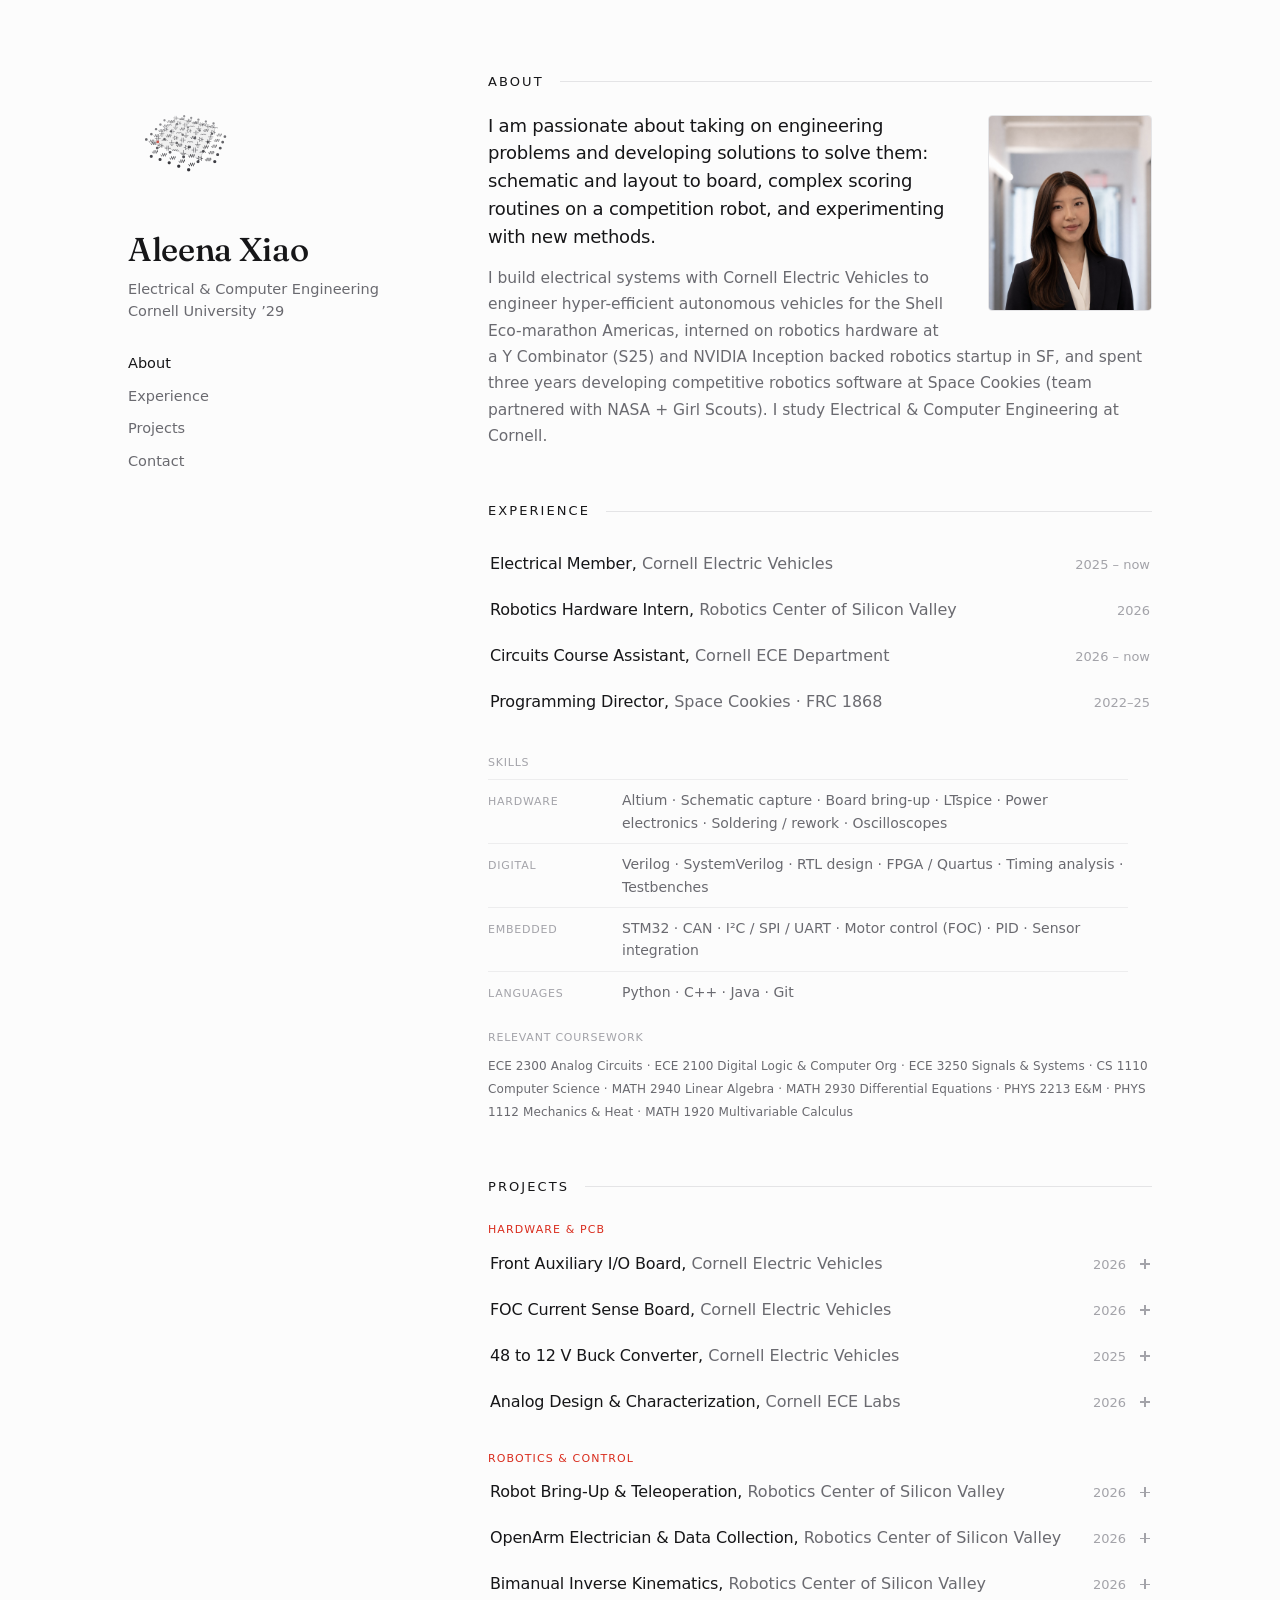
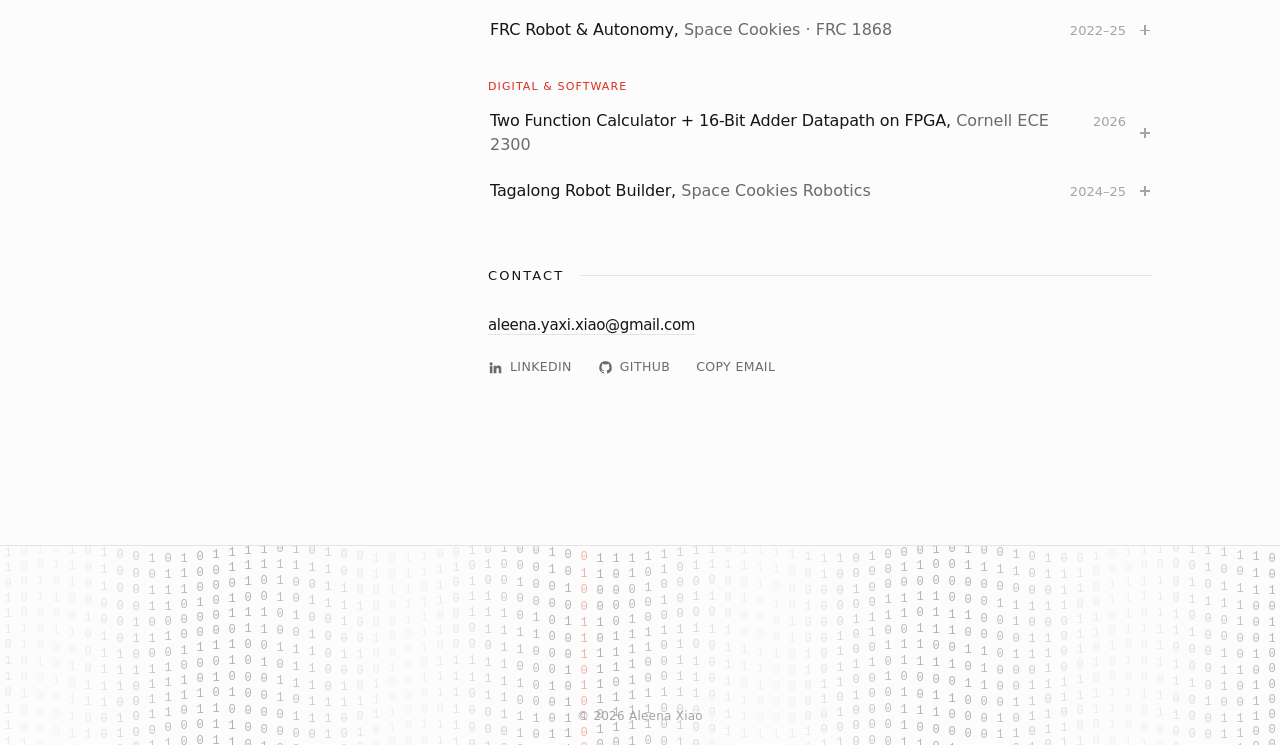
<file: index.html>
<!DOCTYPE html>
<html lang="en">
<head>
  <meta charset="UTF-8" />
  <meta name="viewport" content="width=device-width, initial-scale=1.0" />

  <!-- Keep this site out of search engines (unlisted, reachable only via direct link) -->
  <meta name="robots" content="noindex, nofollow, noarchive, noimageindex" />

  <title>Aleena Xiao</title>
  <meta name="description" content="Aleena Xiao, Electrical & Computer Engineering at Cornell. Hardware, PCB design, robotics, embedded controls." />
  <meta name="author" content="Aleena Xiao" />

  <link rel="icon" type="image/svg+xml" href="assets/favicon.svg" />

  <link rel="preconnect" href="https://fonts.googleapis.com" />
  <link rel="preconnect" href="https://fonts.gstatic.com" crossorigin />
  <link href="https://fonts.googleapis.com/css2?family=Fraunces:ital,opsz,wght@0,9..144,400;0,9..144,500;0,9..144,600&display=swap" rel="stylesheet" />

  <link rel="stylesheet" href="styles.css?v=18" />
</head>
<body>
<div class="wrap">

  <!-- ============ SIDEBAR ============ -->
  <aside class="side">
    <div class="ic-wrap" id="icWrap" title="hover me">
      <canvas id="ic" width="264" height="264"></canvas>
    </div>

    <h1 class="name">Aleena Xiao</h1>
    <p class="role">Electrical &amp; Computer Engineering<br/>Cornell University ’29</p>

    <nav class="side-nav">
      <a href="#about"><span class="n">01</span> About</a>
      <a href="#experience"><span class="n">02</span> Experience</a>
      <a href="#projects"><span class="n">03</span> Projects</a>
      <a href="#contact"><span class="n">04</span> Contact</a>
    </nav>
  </aside>

  <!-- ============ MAIN ============ -->
  <main>

    <!-- 01 ABOUT -->
    <section id="about" class="about">
      <div class="shead"><span class="idx">01</span><h2>About</h2><span class="rule"></span></div>
      <img class="about__photo" src="assets/profile.jpg" alt="Portrait of Aleena Xiao" />
      <p class="lead">I am passionate about taking on engineering problems and developing solutions to solve them: schematic and layout to board, complex scoring routines on a competition robot, and experimenting with new methods.</p>
      <p class="body">
        I build electrical systems with Cornell Electric Vehicles to engineer hyper-efficient autonomous vehicles for the Shell Eco-marathon Americas, interned on robotics hardware at a Y Combinator (S25) and NVIDIA Inception backed robotics startup in SF, and spent three years developing competitive robotics software at Space Cookies (team partnered with NASA + Girl Scouts). I study Electrical &amp; Computer Engineering at Cornell.
      </p>
    </section>

    <!-- 02 EXPERIENCE -->
    <section id="experience">
      <div class="shead"><span class="idx">02</span><h2>Experience</h2><span class="rule"></span></div>
      <div class="entry">
        <span class="e-role"><span class="e-title">Electrical Member</span>, <span class="e-org">Cornell Electric Vehicles</span></span>
        <span class="e-date">2025 – now</span>
      </div>
      <div class="entry">
        <span class="e-role"><span class="e-title">Robotics Hardware Intern</span>, <span class="e-org">Robotics Center of Silicon Valley</span></span>
        <span class="e-date">2026</span>
      </div>
      <div class="entry">
        <span class="e-role"><span class="e-title">Circuits Course Assistant</span>, <span class="e-org">Cornell ECE Department</span></span>
        <span class="e-date">2026 – now</span>
      </div>
      <div class="entry">
        <span class="e-role"><span class="e-title">Programming Director</span>, <span class="e-org">Space Cookies · FRC 1868</span></span>
        <span class="e-date">2022–25</span>
      </div>

      <div class="course__label" style="margin-top:30px">Skills</div>
      <dl class="about__extra" style="margin-top:8px">
        <div class="skillrow"><dt>Hardware</dt><dd>Altium · Schematic capture · Board bring-up · LTspice · Power electronics · Soldering / rework · Oscilloscopes</dd></div>
        <div class="skillrow"><dt>Digital</dt><dd>Verilog · SystemVerilog · RTL design · FPGA / Quartus · Timing analysis · Testbenches</dd></div>
        <div class="skillrow"><dt>Embedded</dt><dd>STM32 · CAN · I²C / SPI / UART · Motor control (FOC) · PID · Sensor integration</dd></div>
        <div class="skillrow"><dt>Languages</dt><dd>Python · C++ · Java · Git</dd></div>
      </dl>

      <div class="course">
        <div class="course__label">Relevant coursework</div>
        <div class="course__list">
          ECE 2300 Analog Circuits · ECE 2100 Digital Logic &amp; Computer Org · ECE 3250 Signals &amp; Systems ·
          CS 1110 Computer Science · MATH 2940 Linear Algebra · MATH 2930 Differential Equations ·
          PHYS 2213 E&amp;M · PHYS 1112 Mechanics &amp; Heat · MATH 1920 Multivariable Calculus
        </div>
      </div>
    </section>

    <!-- 03 PROJECTS -->
    <section id="projects">
      <div class="shead"><span class="idx">03</span><h2>Projects</h2><span class="rule"></span></div>

      <p class="cat">Hardware &amp; PCB</p>
      <details class="proj">
        <summary>
          <span class="e-role"><span class="e-title">Front Auxiliary I/O Board</span>, <span class="e-org">Cornell Electric Vehicles</span></span>
          <span class="e-date">2026</span><span class="p-plus"></span>
        </summary>
        <div class="p-detail">
          <p class="p-blurb">An I/O board for the front of the competition vehicle. It has a 48 to 12 V buck, controls the lighting systems and horn, and powers sensors and reads their data.</p>
          <a class="p-link" href="project-faux.html">Learn more →</a>
        </div>
      </details>
      <details class="proj">
        <summary>
          <span class="e-role"><span class="e-title">FOC Current Sense Board</span>, <span class="e-org">Cornell Electric Vehicles</span></span>
          <span class="e-date">2026</span><span class="p-plus"></span>
        </summary>
        <div class="p-detail">
          <p class="p-blurb">A current-sense board with isolated closed-loop transducers instead of shunt resistors, so there are no shunt losses on the 48 V line, and it lets the team move from trapezoidal control to field-oriented control.</p>
          <a class="p-link" href="project-foc.html">Learn more →</a>
        </div>
      </details>
      <details class="proj">
        <summary>
          <span class="e-role"><span class="e-title">48 to 12 V Buck Converter</span>, <span class="e-org">Cornell Electric Vehicles</span></span>
          <span class="e-date">2025</span><span class="p-plus"></span>
        </summary>
        <div class="p-detail">
          <p class="p-blurb">A standalone 48 to 12 V buck converter built around a TI LM5013, used for the horn on the competition vehicle. I did the schematic, layout, soldering, and bring-up in Altium.</p>
          <a class="p-link" href="project-buck.html">Learn more →</a>
        </div>
      </details>
      <details class="proj">
        <summary>
          <span class="e-role"><span class="e-title">Analog Design &amp; Characterization</span>, <span class="e-org">Cornell ECE Labs</span></span>
          <span class="e-date">2026</span><span class="p-plus"></span>
        </summary>
        <div class="p-detail">
          <p class="p-blurb">A sixth-order op-amp bandpass filter that pulled a hidden word out of a modulated audio signal. I also reverse-engineered unknown RLC boxes and characterized R-2R and binary-weighted DACs.</p>
        </div>
      </details>

      <p class="cat">Robotics &amp; Control</p>
      <details class="proj">
        <summary>
          <span class="e-role"><span class="e-title">Robot Bring-Up &amp; Teleoperation</span>, <span class="e-org">Robotics Center of Silicon Valley</span></span>
          <span class="e-date">2026</span><span class="p-plus"></span>
        </summary>
        <div class="p-detail">
          <p class="p-blurb">I found and fixed motor, circuit, and wiring faults on the custom M1 Mobile Manipulator robot, then teleoperated more than six robot platforms, including arms, hands, and gloves, for live demos.</p>
        </div>
      </details>
      <details class="proj">
        <summary>
          <span class="e-role"><span class="e-title">OpenArm Electrician &amp; Data Collection</span>, <span class="e-org">Robotics Center of Silicon Valley</span></span>
          <span class="e-date">2026</span><span class="p-plus"></span>
        </summary>
        <div class="p-detail">
          <p class="p-blurb">I assembled, wired, and tested OpenArm robots over CAN, and built a data-collection pipeline. I checked each unit before demos and shipments.</p>
        </div>
      </details>
      <details class="proj">
        <summary>
          <span class="e-role"><span class="e-title">Bimanual Inverse Kinematics</span>, <span class="e-org">Robotics Center of Silicon Valley</span></span>
          <span class="e-date">2026</span><span class="p-plus"></span>
        </summary>
        <div class="p-detail">
          <p class="p-blurb">An inverse-kinematics module that coordinates a two-arm system, used for teleoperation and data collection.</p>
        </div>
      </details>
      <details class="proj">
        <summary>
          <span class="e-role"><span class="e-title">FRC Robot &amp; Autonomy</span>, <span class="e-org">Space Cookies · FRC 1868</span></span>
          <span class="e-date">2022–25</span><span class="p-plus"></span>
        </summary>
        <div class="p-detail">
          <p class="p-blurb">As a programming director of a team of more than 50, I wrote command-based control software: PID and feedforward tuning, autonomous scoring from odometry, and anti-scrub drivetrain control. We qualified for Worlds twice.</p>
        </div>
      </details>

      <p class="cat">Digital &amp; Software</p>
      <details class="proj">
        <summary>
          <span class="e-role"><span class="e-title">Two Function Calculator + 16-Bit Adder Datapath on FPGA</span>, <span class="e-org">Cornell ECE 2300</span></span>
          <span class="e-date">2026</span><span class="p-plus"></span>
        </summary>
        <div class="p-detail">
          <p class="p-blurb">Verilog adders (gate-level, carry-select, and RTL) synthesized in Quartus and compared on area and timing. I verified them with directed, randomized, and X-propagation testbenches.</p>
        </div>
      </details>
      <details class="proj">
        <summary>
          <span class="e-role"><span class="e-title">Tagalong Robot Builder</span>, <span class="e-org">Space Cookies Robotics</span></span>
          <span class="e-date">2024–25</span><span class="p-plus"></span>
        </summary>
        <div class="p-detail">
          <p class="p-blurb">An open-source CLI that generates robot control code from mechanism specs, which saved weeks of setup during build season.</p>
          <a class="p-link" href="project-tagalong.html">Learn more →</a>
        </div>
      </details>
    </section>

    <!-- 04 CONTACT -->
    <section id="contact">
      <div class="shead"><span class="idx">04</span><h2>Contact</h2><span class="rule"></span></div>
      <div class="contact">
        <p class="big"><a class="footer__email js-emailshow" href="#"></a></p>
        <div class="clinks">
          <a href="https://www.linkedin.com/in/aleena-xiao" target="_blank" rel="noopener"><svg viewBox="0 0 24 24" fill="currentColor"><path d="M4.98 3.5a2.5 2.5 0 1 1 0 5 2.5 2.5 0 0 1 0-5zM3 9h4v12H3zM9 9h3.8v1.7h.05c.53-1 1.8-2.05 3.7-2.05 3.96 0 4.69 2.6 4.69 5.98V21h-4v-5.3c0-1.26-.02-2.9-1.76-2.9-1.76 0-2.03 1.37-2.03 2.8V21H9z"/></svg>LinkedIn</a>
          <a href="https://github.com/axiaoy" target="_blank" rel="noopener"><svg viewBox="0 0 24 24" fill="currentColor"><path d="M12 2a10 10 0 0 0-3.16 19.49c.5.09.68-.22.68-.48l-.01-1.7c-2.78.6-3.37-1.34-3.37-1.34-.46-1.16-1.11-1.47-1.11-1.47-.9-.62.07-.6.07-.6 1 .07 1.53 1.03 1.53 1.03.9 1.52 2.34 1.08 2.91.83.09-.65.35-1.08.63-1.33-2.22-.25-4.56-1.11-4.56-4.95 0-1.09.39-1.98 1.03-2.68-.1-.25-.45-1.27.1-2.65 0 0 .84-.27 2.75 1.02a9.6 9.6 0 0 1 5 0c1.91-1.29 2.75-1.02 2.75-1.02.55 1.38.2 2.4.1 2.65.64.7 1.03 1.59 1.03 2.68 0 3.85-2.34 4.7-4.57 4.95.36.31.68.92.68 1.85l-.01 2.75c0 .27.18.58.69.48A10 10 0 0 0 12 2z"/></svg>GitHub</a>
          <a href="#" class="js-contact">Copy email</a>
        </div>
      </div>
    </section>

  </main>
</div>

<footer class="bitfoot" aria-hidden="true">
  <canvas id="bits"></canvas>
  <div class="bitfoot__cap">© <span id="year"></span> Aleena Xiao</div>
</footer>

<script src="script.js?v=7"></script>
</body>
</html>
</file>
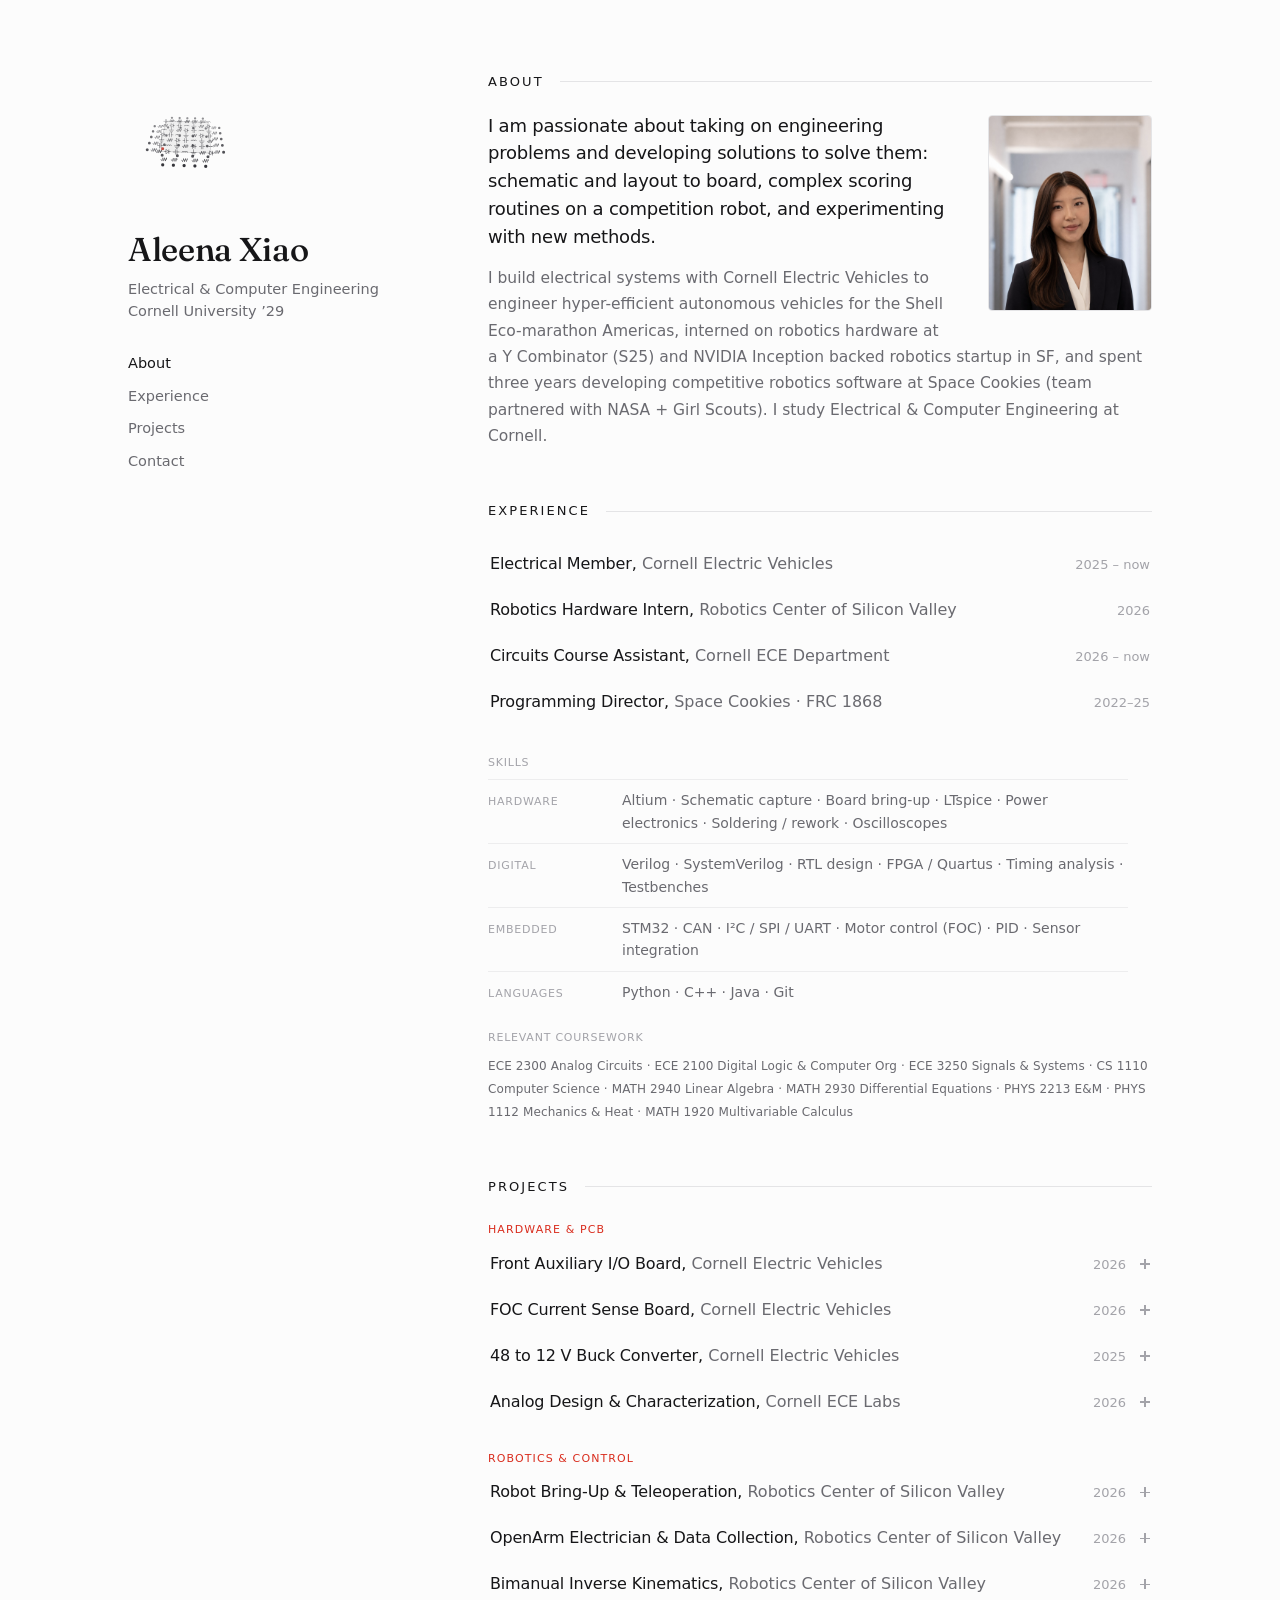
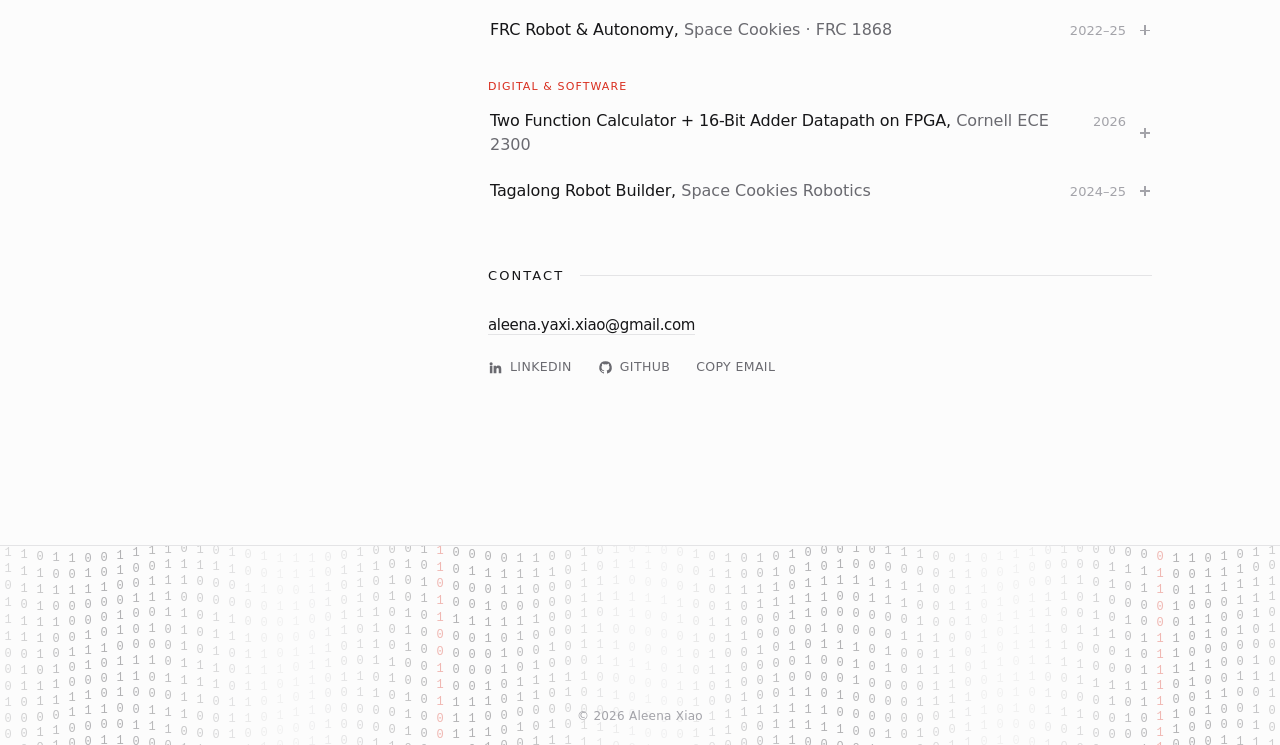
<file: about.html>
<!DOCTYPE html>
<html lang="en">
<head>
  <meta charset="UTF-8" />
  <meta name="robots" content="noindex, nofollow" />
  <meta http-equiv="refresh" content="0; url=index.html#about" />
  <link rel="canonical" href="index.html#about" />
  <title>About · Aleena Xiao</title>
</head>
<body>
  <p>Redirecting to <a href="index.html#about">aleenaxiao.com/#about</a>…</p>
</body>
</html>
</file>
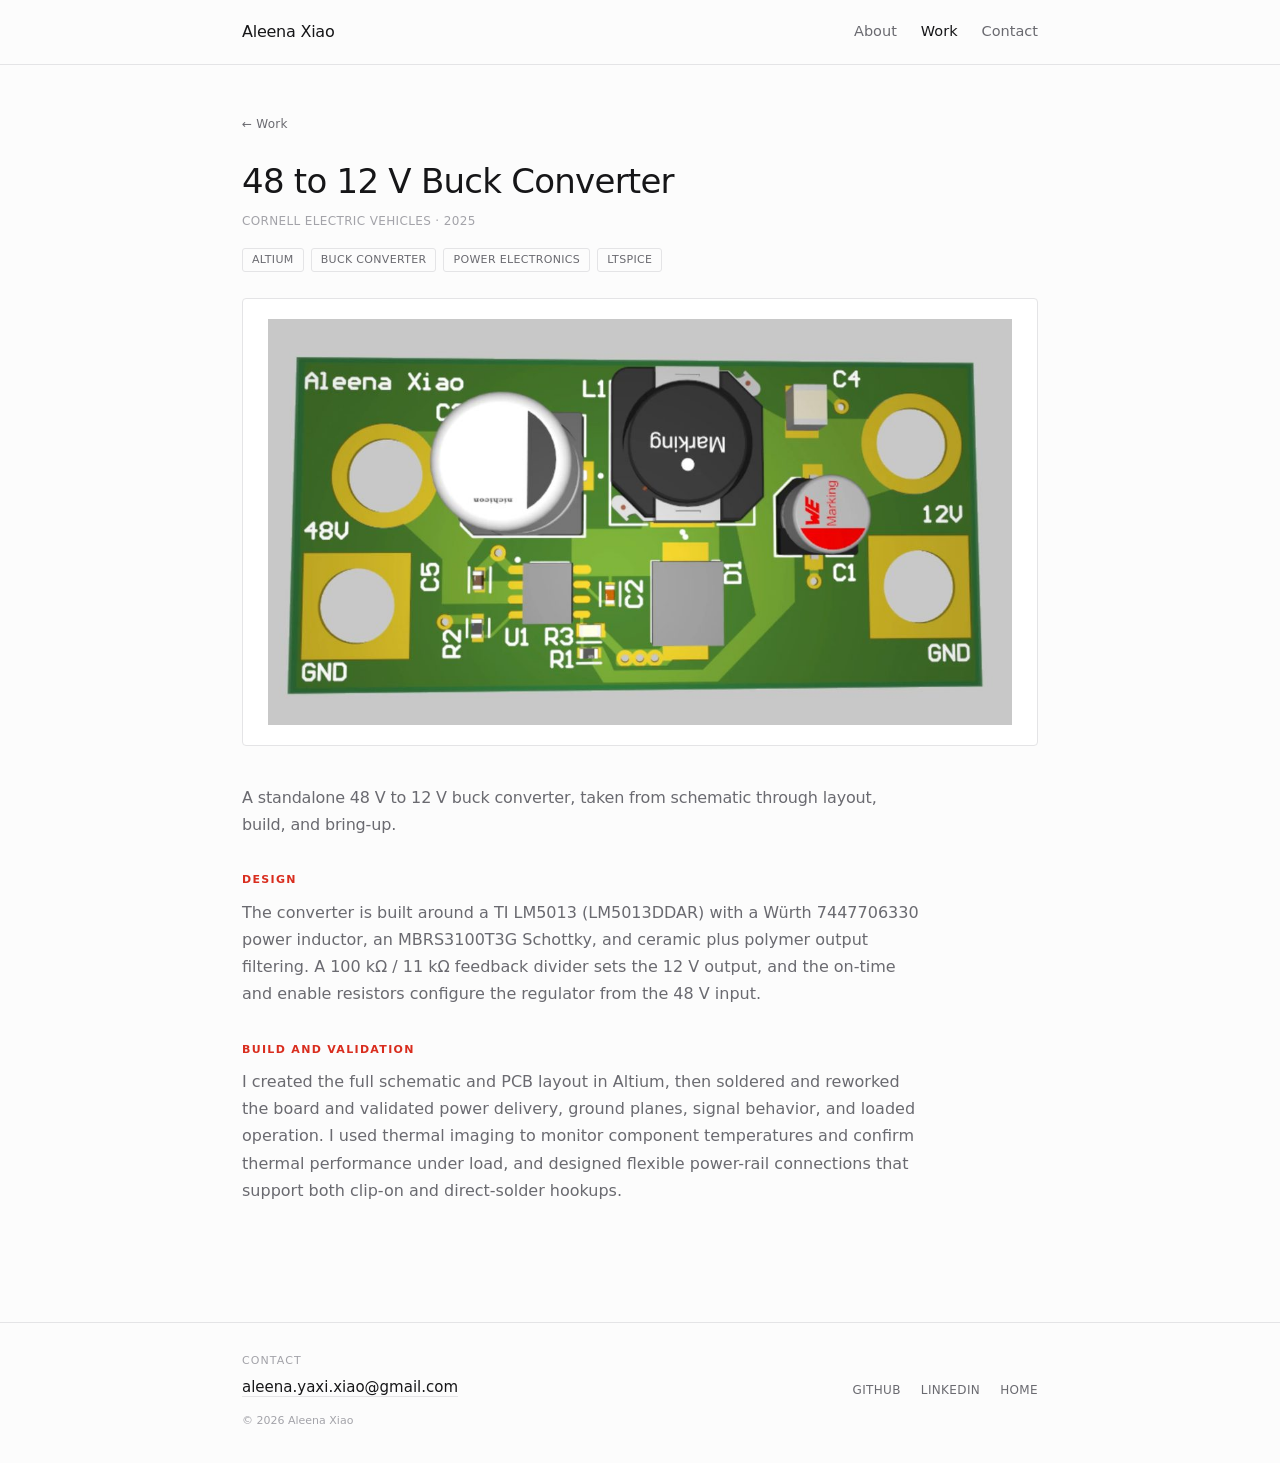
<file: project-buck.html>
<!DOCTYPE html>
<html lang="en">
<head>
  <meta charset="UTF-8" />
  <meta name="viewport" content="width=device-width, initial-scale=1.0" />

  <meta name="robots" content="noindex, nofollow, noarchive, noimageindex" />

  <title>48 to 12 V Buck Converter · Aleena Xiao</title>
  <meta name="description" content="A standalone asynchronous buck converter for Cornell Electric Vehicles, designed and validated in Altium." />
  <meta name="author" content="Aleena Xiao" />

  <link rel="icon" type="image/svg+xml" href="assets/favicon.svg" />

  <link rel="preconnect" href="https://fonts.googleapis.com" />
  <link rel="preconnect" href="https://fonts.gstatic.com" crossorigin />
  <link href="https://fonts.googleapis.com/css2?family=Fraunces:ital,opsz,wght@0,9..144,400;0,9..144,500;0,9..144,600&display=swap" rel="stylesheet" />

  <link rel="stylesheet" href="styles.css?v=18" />
</head>
<body>

  <header class="nav" id="top">
    <div class="container nav__inner">
      <a href="index.html" class="nav__brand">Aleena Xiao</a>
      <button class="nav__toggle" aria-label="Toggle menu" aria-expanded="false">
        <span></span><span></span><span></span>
      </button>
      <nav class="nav__links">
        <a href="index.html#about">About</a>
        <a href="index.html#projects" class="nav__active">Work</a>
        <a href="#" class="js-contact">Contact</a>
      </nav>
    </div>
  </header>

  <main>
    <article class="detail container">
      <a class="detail__back" href="index.html#projects">← Work</a>

      <div class="detail__head">
        <h1 class="detail__title">48 to 12 V Buck Converter</h1>
        <p class="detail__meta">Cornell Electric Vehicles · 2025</p>
        <ul class="tags">
          <li>Altium</li>
          <li>Buck converter</li>
          <li>Power electronics</li>
          <li>LTspice</li>
        </ul>
      </div>

      <div class="detail__media detail__media--render">
        <img src="assets/projects/buck-render.jpg" alt="48 V to 12 V buck converter board, 3D render" />
      </div>

      <div class="detail__body">
        <p class="detail__lede">
          A standalone 48 V to 12 V buck converter, taken from schematic through layout,
          build, and bring-up.
        </p>

        <h2 class="detail__subhead">Design</h2>
        <p>
          The converter is built around a TI LM5013 (LM5013DDAR) with a Würth 7447706330
          power inductor, an MBRS3100T3G Schottky, and ceramic plus polymer output
          filtering. A 100 kΩ / 11 kΩ feedback divider sets the 12 V output, and the
          on-time and enable resistors configure the regulator from the 48 V input.
        </p>

        <h2 class="detail__subhead">Build and validation</h2>
        <p>
          I created the full schematic and PCB layout in Altium, then soldered and reworked
          the board and validated power delivery, ground planes, signal behavior, and loaded
          operation. I used thermal imaging to monitor component temperatures and confirm
          thermal performance under load, and designed flexible power-rail connections that
          support both clip-on and direct-solder hookups.
        </p>
      </div>
    </article>
  </main>

  <footer class="footer" id="contact">
    <div class="container footer__inner">
      <div>
        <p class="footer__label">Contact</p>
        <a class="footer__email js-emailshow" href="#"></a>
      </div>
      <nav class="footer__links">
        <a href="https://github.com/axiaoy" target="_blank" rel="noopener">GitHub</a>
        <a href="https://www.linkedin.com/in/aleena-xiao" target="_blank" rel="noopener">LinkedIn</a>
        <a href="index.html">Home</a>
      </nav>
    </div>
    <p class="footer__copy">© <span id="year"></span> Aleena Xiao</p>
  </footer>

  <script src="script.js?v=7"></script>
</body>
</html>
</file>
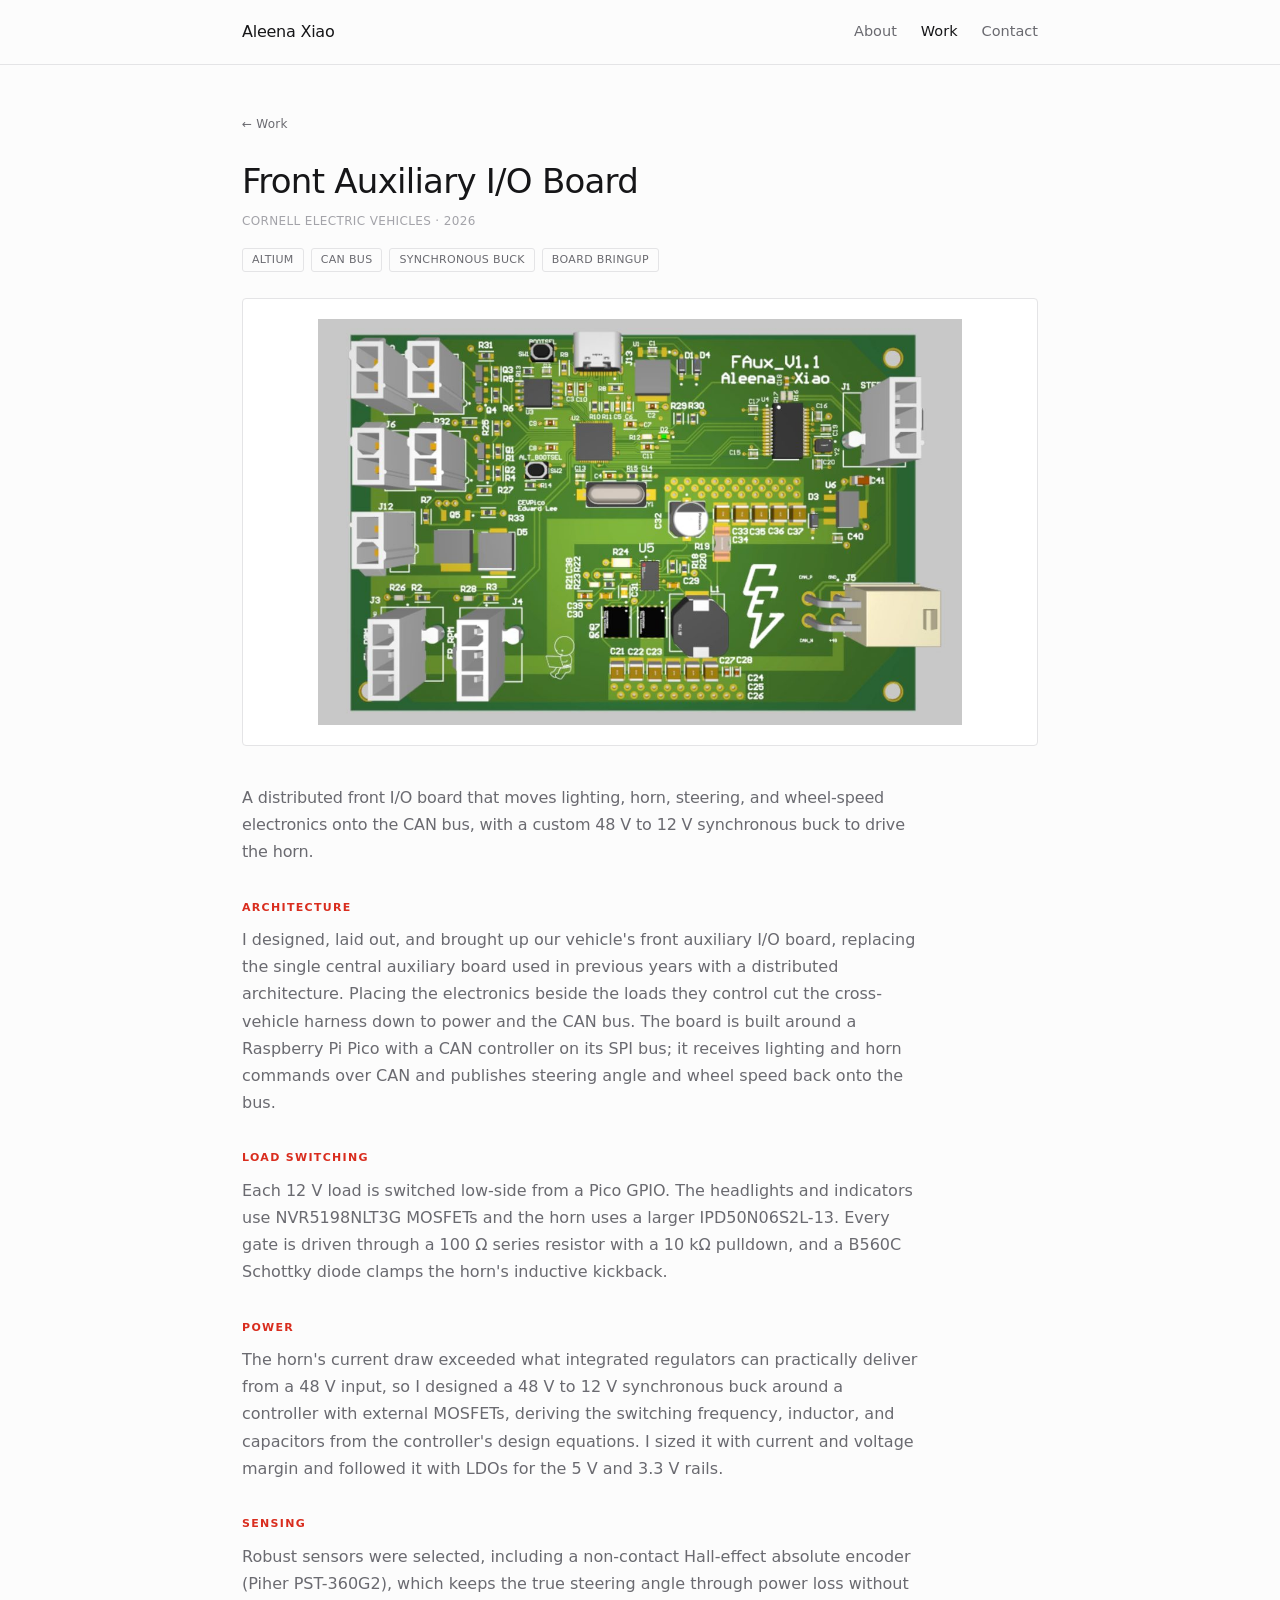
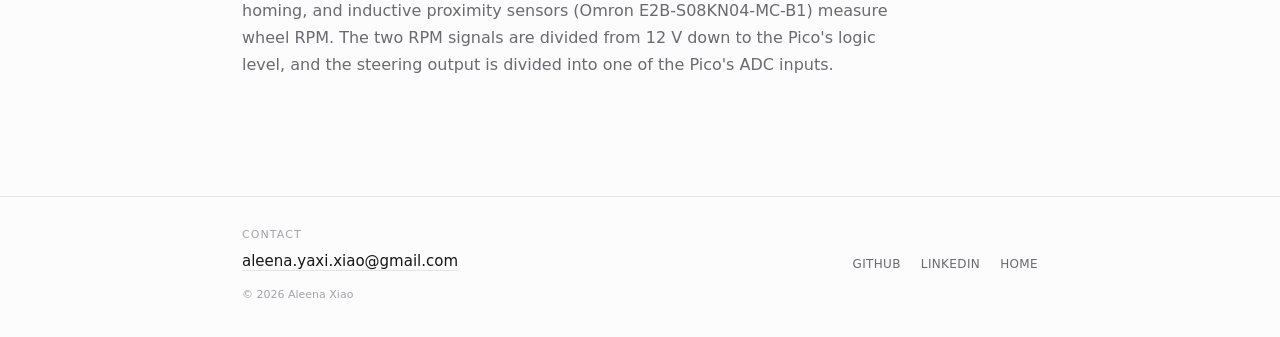
<file: project-faux.html>
<!DOCTYPE html>
<html lang="en">
<head>
  <meta charset="UTF-8" />
  <meta name="viewport" content="width=device-width, initial-scale=1.0" />

  <meta name="robots" content="noindex, nofollow, noarchive, noimageindex" />

  <title>Front Auxiliary I/O Board · Aleena Xiao</title>
  <meta name="description" content="A distributed front I/O hub for Cornell Electric Vehicles, on a CAN bus with a 48 V to 12 V synchronous buck." />
  <meta name="author" content="Aleena Xiao" />

  <link rel="icon" type="image/svg+xml" href="assets/favicon.svg" />

  <link rel="preconnect" href="https://fonts.googleapis.com" />
  <link rel="preconnect" href="https://fonts.gstatic.com" crossorigin />
  <link href="https://fonts.googleapis.com/css2?family=Fraunces:ital,opsz,wght@0,9..144,400;0,9..144,500;0,9..144,600&display=swap" rel="stylesheet" />

  <link rel="stylesheet" href="styles.css?v=18" />
</head>
<body>

  <header class="nav" id="top">
    <div class="container nav__inner">
      <a href="index.html" class="nav__brand">Aleena Xiao</a>
      <button class="nav__toggle" aria-label="Toggle menu" aria-expanded="false">
        <span></span><span></span><span></span>
      </button>
      <nav class="nav__links">
        <a href="index.html#about">About</a>
        <a href="index.html#projects" class="nav__active">Work</a>
        <a href="#" class="js-contact">Contact</a>
      </nav>
    </div>
  </header>

  <main>
    <article class="detail container">
      <a class="detail__back" href="index.html#projects">← Work</a>

      <div class="detail__head">
        <h1 class="detail__title">Front Auxiliary I/O Board</h1>
        <p class="detail__meta">Cornell Electric Vehicles · 2026</p>
        <ul class="tags">
          <li>Altium</li>
          <li>CAN bus</li>
          <li>Synchronous buck</li>
          <li>Board bringup</li>
        </ul>
      </div>

      <div class="detail__media detail__media--render">
        <img src="assets/projects/faux-render.jpg" alt="Front auxiliary I/O board, 3D render" />
      </div>

      <div class="detail__body">
        <p class="detail__lede">
          A distributed front I/O board that moves lighting, horn, steering, and
          wheel-speed electronics onto the CAN bus, with a custom 48 V to 12 V synchronous
          buck to drive the horn.
        </p>

        <h2 class="detail__subhead">Architecture</h2>
        <p>
          I designed, laid out, and brought up our vehicle's front auxiliary I/O board,
          replacing the single central auxiliary board used in previous years with a
          distributed architecture. Placing the electronics beside the loads they control
          cut the cross-vehicle harness down to power and the CAN bus. The board is built
          around a Raspberry Pi Pico with a CAN controller on its SPI bus; it receives
          lighting and horn commands over CAN and publishes steering angle and wheel speed
          back onto the bus.
        </p>

        <h2 class="detail__subhead">Load switching</h2>
        <p>
          Each 12 V load is switched low-side from a Pico GPIO. The headlights and
          indicators use NVR5198NLT3G MOSFETs and the horn uses a larger IPD50N06S2L-13.
          Every gate is driven through a 100 Ω series resistor with a 10 kΩ pulldown, and a
          B560C Schottky diode clamps the horn's inductive kickback.
        </p>

        <h2 class="detail__subhead">Power</h2>
        <p>
          The horn's current draw exceeded what integrated regulators can practically
          deliver from a 48 V input, so I designed a 48 V to 12 V synchronous buck around a
          controller with external MOSFETs, deriving the switching frequency, inductor, and
          capacitors from the controller's design equations. I sized it with current and
          voltage margin and followed it with LDOs for the 5 V and 3.3 V rails.
        </p>

        <h2 class="detail__subhead">Sensing</h2>
        <p>
          Robust sensors were selected, including a non-contact Hall-effect absolute encoder (Piher PST-360G2), which
          keeps the true steering angle through power loss without homing, and inductive
          proximity sensors (Omron E2B-S08KN04-MC-B1) measure wheel RPM. The two RPM signals are divided from 12 V
          down to the Pico's logic level, and the steering output is divided into one of the
          Pico's ADC inputs.
        </p>
      </div>
    </article>
  </main>

  <footer class="footer" id="contact">
    <div class="container footer__inner">
      <div>
        <p class="footer__label">Contact</p>
        <a class="footer__email js-emailshow" href="#"></a>
      </div>
      <nav class="footer__links">
        <a href="https://github.com/axiaoy" target="_blank" rel="noopener">GitHub</a>
        <a href="https://www.linkedin.com/in/aleena-xiao" target="_blank" rel="noopener">LinkedIn</a>
        <a href="index.html">Home</a>
      </nav>
    </div>
    <p class="footer__copy">© <span id="year"></span> Aleena Xiao</p>
  </footer>

  <script src="script.js?v=7"></script>
</body>
</html>
</file>
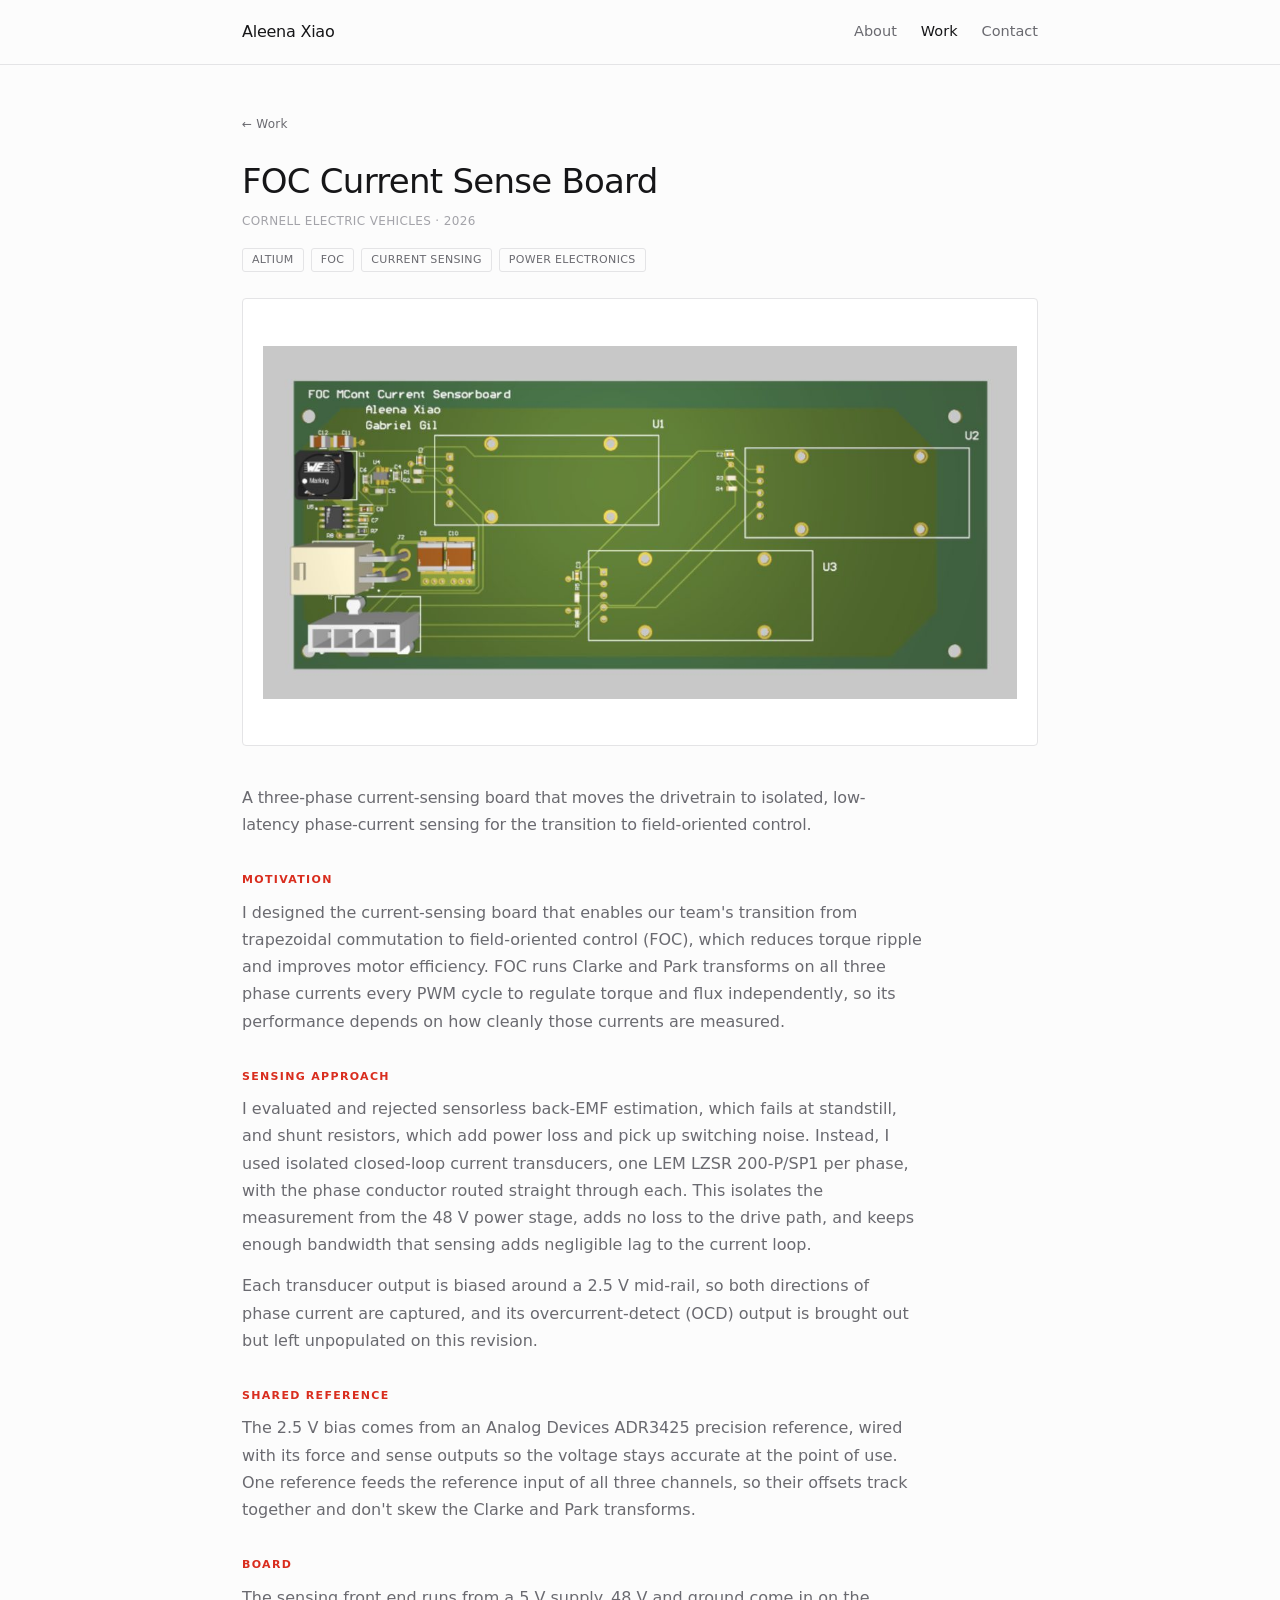
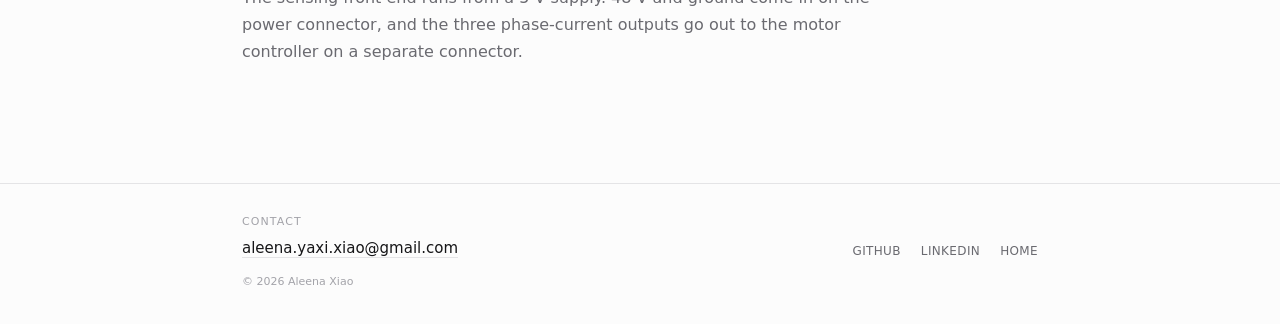
<file: project-foc.html>
<!DOCTYPE html>
<html lang="en">
<head>
  <meta charset="UTF-8" />
  <meta name="viewport" content="width=device-width, initial-scale=1.0" />

  <meta name="robots" content="noindex, nofollow, noarchive, noimageindex" />

  <title>FOC Current Sense Board · Aleena Xiao</title>
  <meta name="description" content="A three-phase current-sensing board for field-oriented motor control at Cornell Electric Vehicles." />
  <meta name="author" content="Aleena Xiao" />

  <link rel="icon" type="image/svg+xml" href="assets/favicon.svg" />

  <link rel="preconnect" href="https://fonts.googleapis.com" />
  <link rel="preconnect" href="https://fonts.gstatic.com" crossorigin />
  <link href="https://fonts.googleapis.com/css2?family=Fraunces:ital,opsz,wght@0,9..144,400;0,9..144,500;0,9..144,600&display=swap" rel="stylesheet" />

  <link rel="stylesheet" href="styles.css?v=18" />
</head>
<body>

  <header class="nav" id="top">
    <div class="container nav__inner">
      <a href="index.html" class="nav__brand">Aleena Xiao</a>
      <button class="nav__toggle" aria-label="Toggle menu" aria-expanded="false">
        <span></span><span></span><span></span>
      </button>
      <nav class="nav__links">
        <a href="index.html#about">About</a>
        <a href="index.html#projects" class="nav__active">Work</a>
        <a href="#" class="js-contact">Contact</a>
      </nav>
    </div>
  </header>

  <main>
    <article class="detail container">
      <a class="detail__back" href="index.html#projects">← Work</a>

      <div class="detail__head">
        <h1 class="detail__title">FOC Current Sense Board</h1>
        <p class="detail__meta">Cornell Electric Vehicles · 2026</p>
        <ul class="tags">
          <li>Altium</li>
          <li>FOC</li>
          <li>Current sensing</li>
          <li>Power electronics</li>
        </ul>
      </div>

      <div class="detail__media detail__media--render">
        <img src="assets/projects/foc-render.jpg" alt="FOC current sense board, 3D render" />
      </div>

      <div class="detail__body">
        <p class="detail__lede">
          A three-phase current-sensing board that moves the drivetrain to isolated,
          low-latency phase-current sensing for the transition to field-oriented control.
        </p>

        <h2 class="detail__subhead">Motivation</h2>
        <p>
          I designed the current-sensing board that enables our team's transition from
          trapezoidal commutation to field-oriented control (FOC), which reduces torque
          ripple and improves motor efficiency. FOC runs Clarke and Park transforms on all
          three phase currents every PWM cycle to regulate torque and flux independently,
          so its performance depends on how cleanly those currents are measured.
        </p>

        <h2 class="detail__subhead">Sensing approach</h2>
        <p>
          I evaluated and rejected sensorless back-EMF estimation, which fails at
          standstill, and shunt resistors, which add power loss and pick up switching
          noise. Instead, I used isolated closed-loop current transducers, one LEM
          LZSR 200-P/SP1 per phase, with the phase conductor routed straight through each.
          This isolates the measurement from the 48 V power stage, adds no loss to the
          drive path, and keeps enough bandwidth that sensing adds negligible lag to the
          current loop.
        </p>
        <p>
          Each transducer output is biased around a 2.5 V mid-rail, so both directions of
          phase current are captured, and its overcurrent-detect (OCD) output is brought
          out but left unpopulated on this revision.
        </p>

        <h2 class="detail__subhead">Shared reference</h2>
        <p>
          The 2.5 V bias comes from an Analog Devices ADR3425 precision reference, wired
          with its force and sense outputs so the voltage stays accurate at the
          point of use. One reference feeds the reference input of all three channels, so
          their offsets track together and don't skew the Clarke and Park transforms.
        </p>

        <h2 class="detail__subhead">Board</h2>
        <p>
          The sensing front end runs from a 5 V supply. 48 V and ground come in on the
          power connector, and the three phase-current outputs go out to the motor
          controller on a separate connector.
        </p>
      </div>
    </article>
  </main>

  <footer class="footer" id="contact">
    <div class="container footer__inner">
      <div>
        <p class="footer__label">Contact</p>
        <a class="footer__email js-emailshow" href="#"></a>
      </div>
      <nav class="footer__links">
        <a href="https://github.com/axiaoy" target="_blank" rel="noopener">GitHub</a>
        <a href="https://www.linkedin.com/in/aleena-xiao" target="_blank" rel="noopener">LinkedIn</a>
        <a href="index.html">Home</a>
      </nav>
    </div>
    <p class="footer__copy">© <span id="year"></span> Aleena Xiao</p>
  </footer>

  <script src="script.js?v=7"></script>
</body>
</html>
</file>
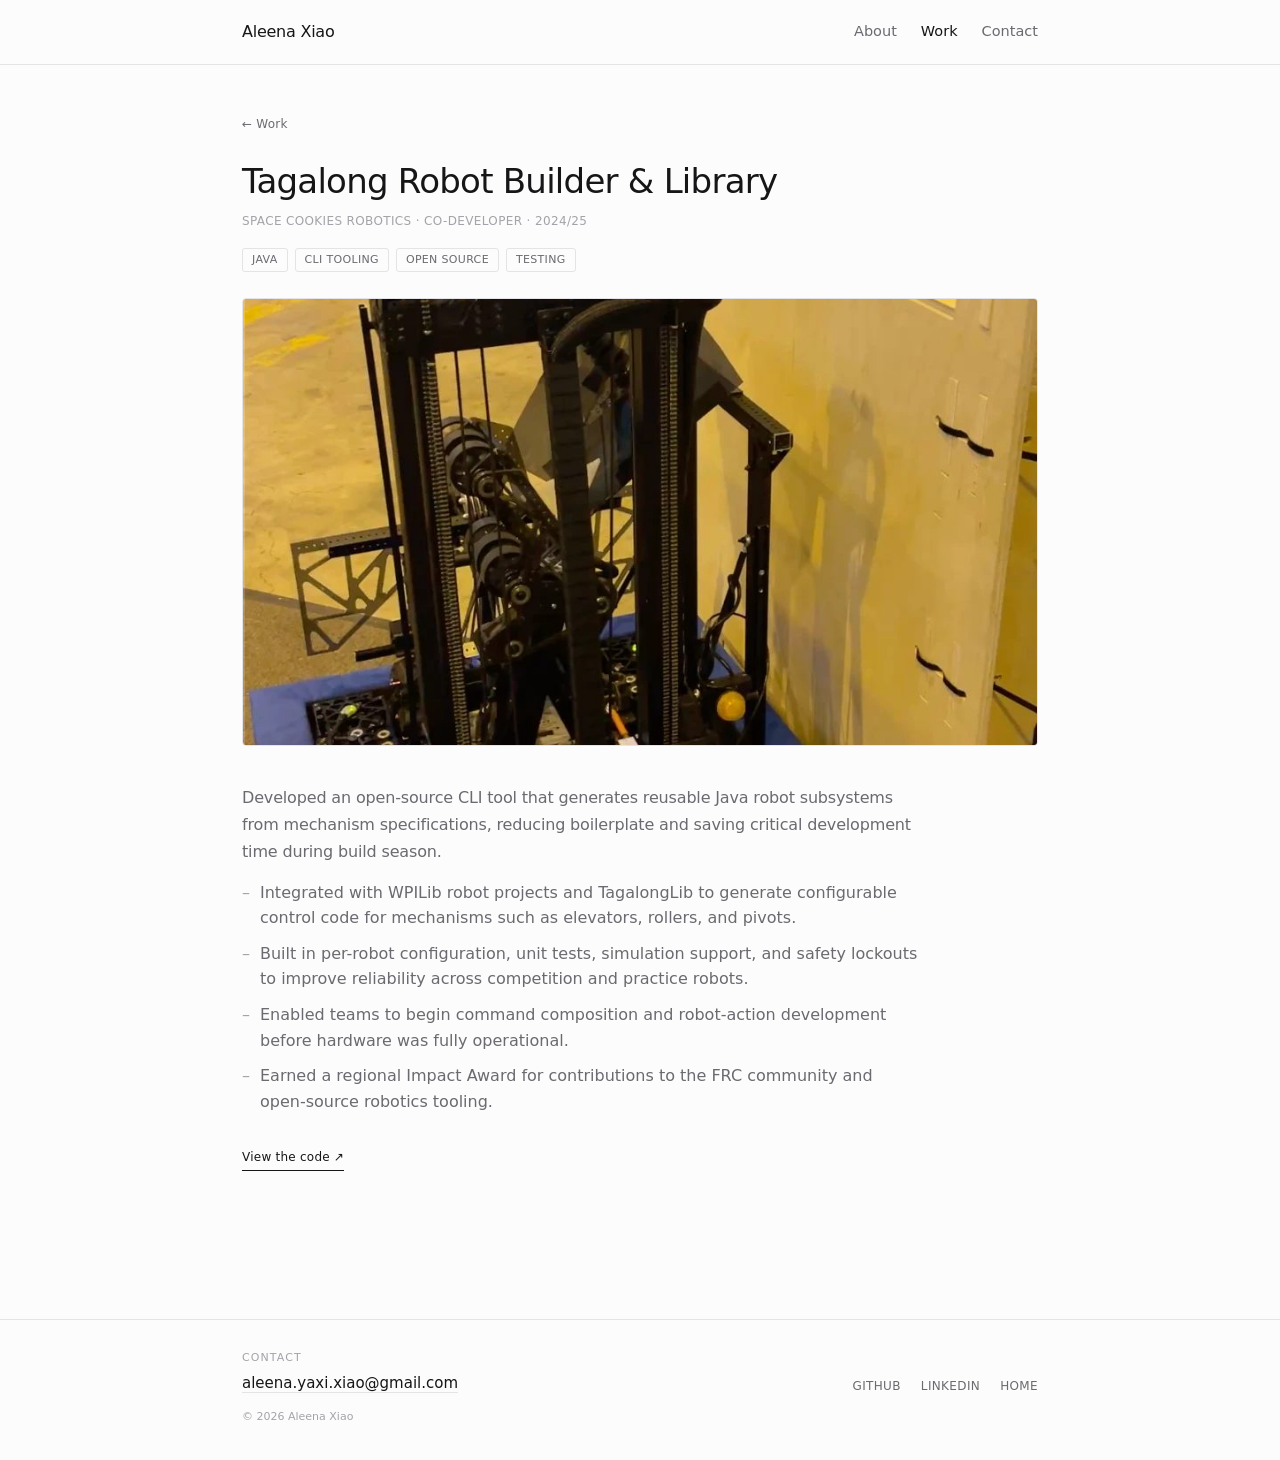
<file: project-tagalong.html>
<!DOCTYPE html>
<html lang="en">
<head>
  <meta charset="UTF-8" />
  <meta name="viewport" content="width=device-width, initial-scale=1.0" />

  <meta name="robots" content="noindex, nofollow, noarchive, noimageindex" />

  <title>Tagalong Robot Builder · Aleena Xiao</title>
  <meta name="description" content="An open-source CLI tool that generates reusable Java robot subsystems from mechanism specifications." />
  <meta name="author" content="Aleena Xiao" />

  <link rel="icon" type="image/svg+xml" href="assets/favicon.svg" />

  <link rel="preconnect" href="https://fonts.googleapis.com" />
  <link rel="preconnect" href="https://fonts.gstatic.com" crossorigin />
  <link href="https://fonts.googleapis.com/css2?family=Fraunces:ital,opsz,wght@0,9..144,400;0,9..144,500;0,9..144,600&display=swap" rel="stylesheet" />

  <link rel="stylesheet" href="styles.css?v=18" />
</head>
<body>

  <header class="nav" id="top">
    <div class="container nav__inner">
      <a href="index.html" class="nav__brand">Aleena Xiao</a>
      <button class="nav__toggle" aria-label="Toggle menu" aria-expanded="false">
        <span></span><span></span><span></span>
      </button>
      <nav class="nav__links">
        <a href="index.html#about">About</a>
        <a href="index.html#projects" class="nav__active">Work</a>
        <a href="#" class="js-contact">Contact</a>
      </nav>
    </div>
  </header>

  <main>
    <article class="detail container">
      <a class="detail__back" href="index.html#projects">← Work</a>

      <div class="detail__head">
        <h1 class="detail__title">Tagalong Robot Builder &amp; Library</h1>
        <p class="detail__meta">Space Cookies Robotics · Co-Developer · 2024/25</p>
        <ul class="tags">
          <li>Java</li>
          <li>CLI tooling</li>
          <li>Open source</li>
          <li>Testing</li>
        </ul>
      </div>

      <div class="detail__media">
        <img src="assets/projects/frc-robot.jpg" alt="Space Cookies competition robot 1868" style="object-position:center 22%" />
      </div>

      <div class="detail__body">
        <p class="detail__lede">
          Developed an open-source CLI tool that generates reusable Java robot subsystems
          from mechanism specifications, reducing boilerplate and saving critical
          development time during build season.
        </p>
        <ul class="detail__list">
          <li>Integrated with WPILib robot projects and TagalongLib to generate configurable control code for mechanisms such as elevators, rollers, and pivots.</li>
          <li>Built in per-robot configuration, unit tests, simulation support, and safety lockouts to improve reliability across competition and practice robots.</li>
          <li>Enabled teams to begin command composition and robot-action development before hardware was fully operational.</li>
          <li>Earned a regional Impact Award for contributions to the FRC community and open-source robotics tooling.</li>
        </ul>
        <p class="detail__links" style="margin-top:28px">
          <a class="detail__back" href="https://github.com/team1868/TagalongRobotBuilder" target="_blank" rel="noopener">View the code ↗</a>
        </p>
      </div>
    </article>
  </main>

  <footer class="footer" id="contact">
    <div class="container footer__inner">
      <div>
        <p class="footer__label">Contact</p>
        <a class="footer__email js-emailshow" href="#"></a>
      </div>
      <nav class="footer__links">
        <a href="https://github.com/axiaoy" target="_blank" rel="noopener">GitHub</a>
        <a href="https://www.linkedin.com/in/aleena-xiao" target="_blank" rel="noopener">LinkedIn</a>
        <a href="index.html">Home</a>
      </nav>
    </div>
    <p class="footer__copy">© <span id="year"></span> Aleena Xiao</p>
  </footer>

  <script src="script.js?v=7"></script>
</body>
</html>
</file>
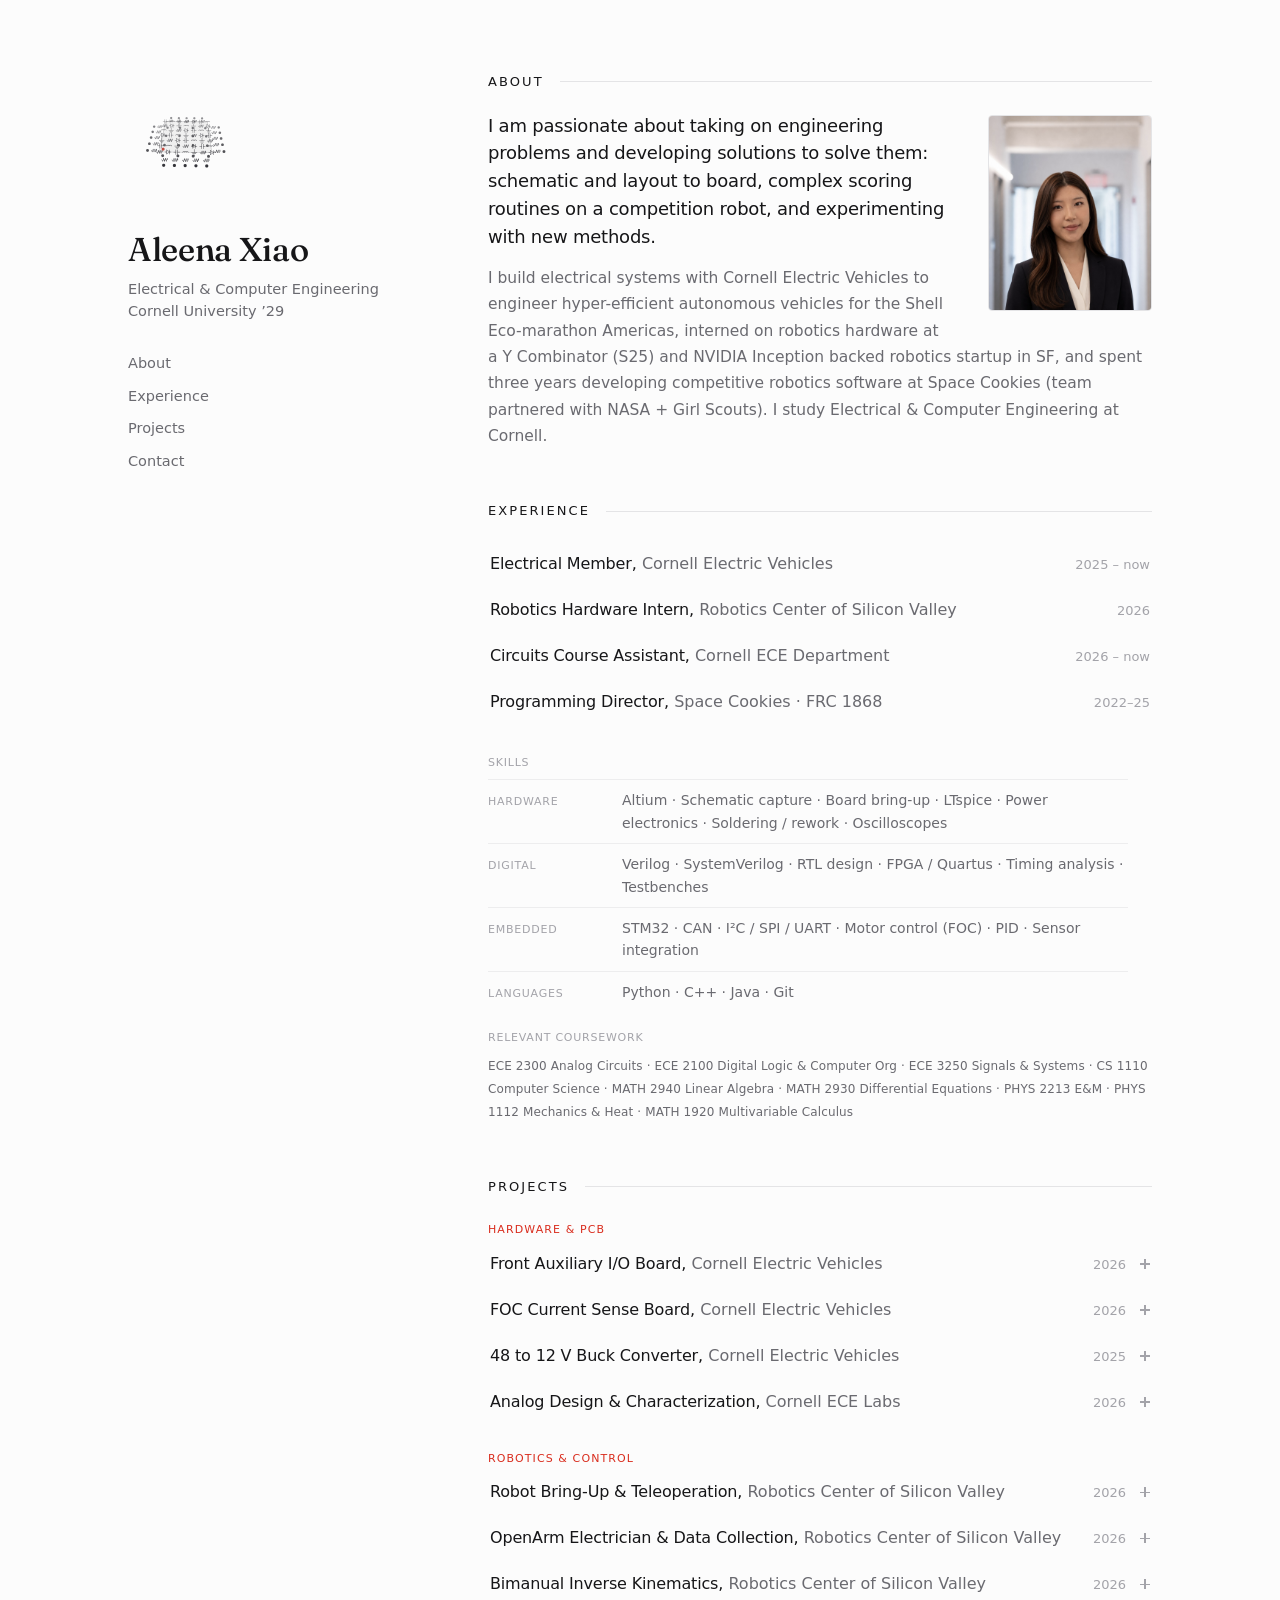
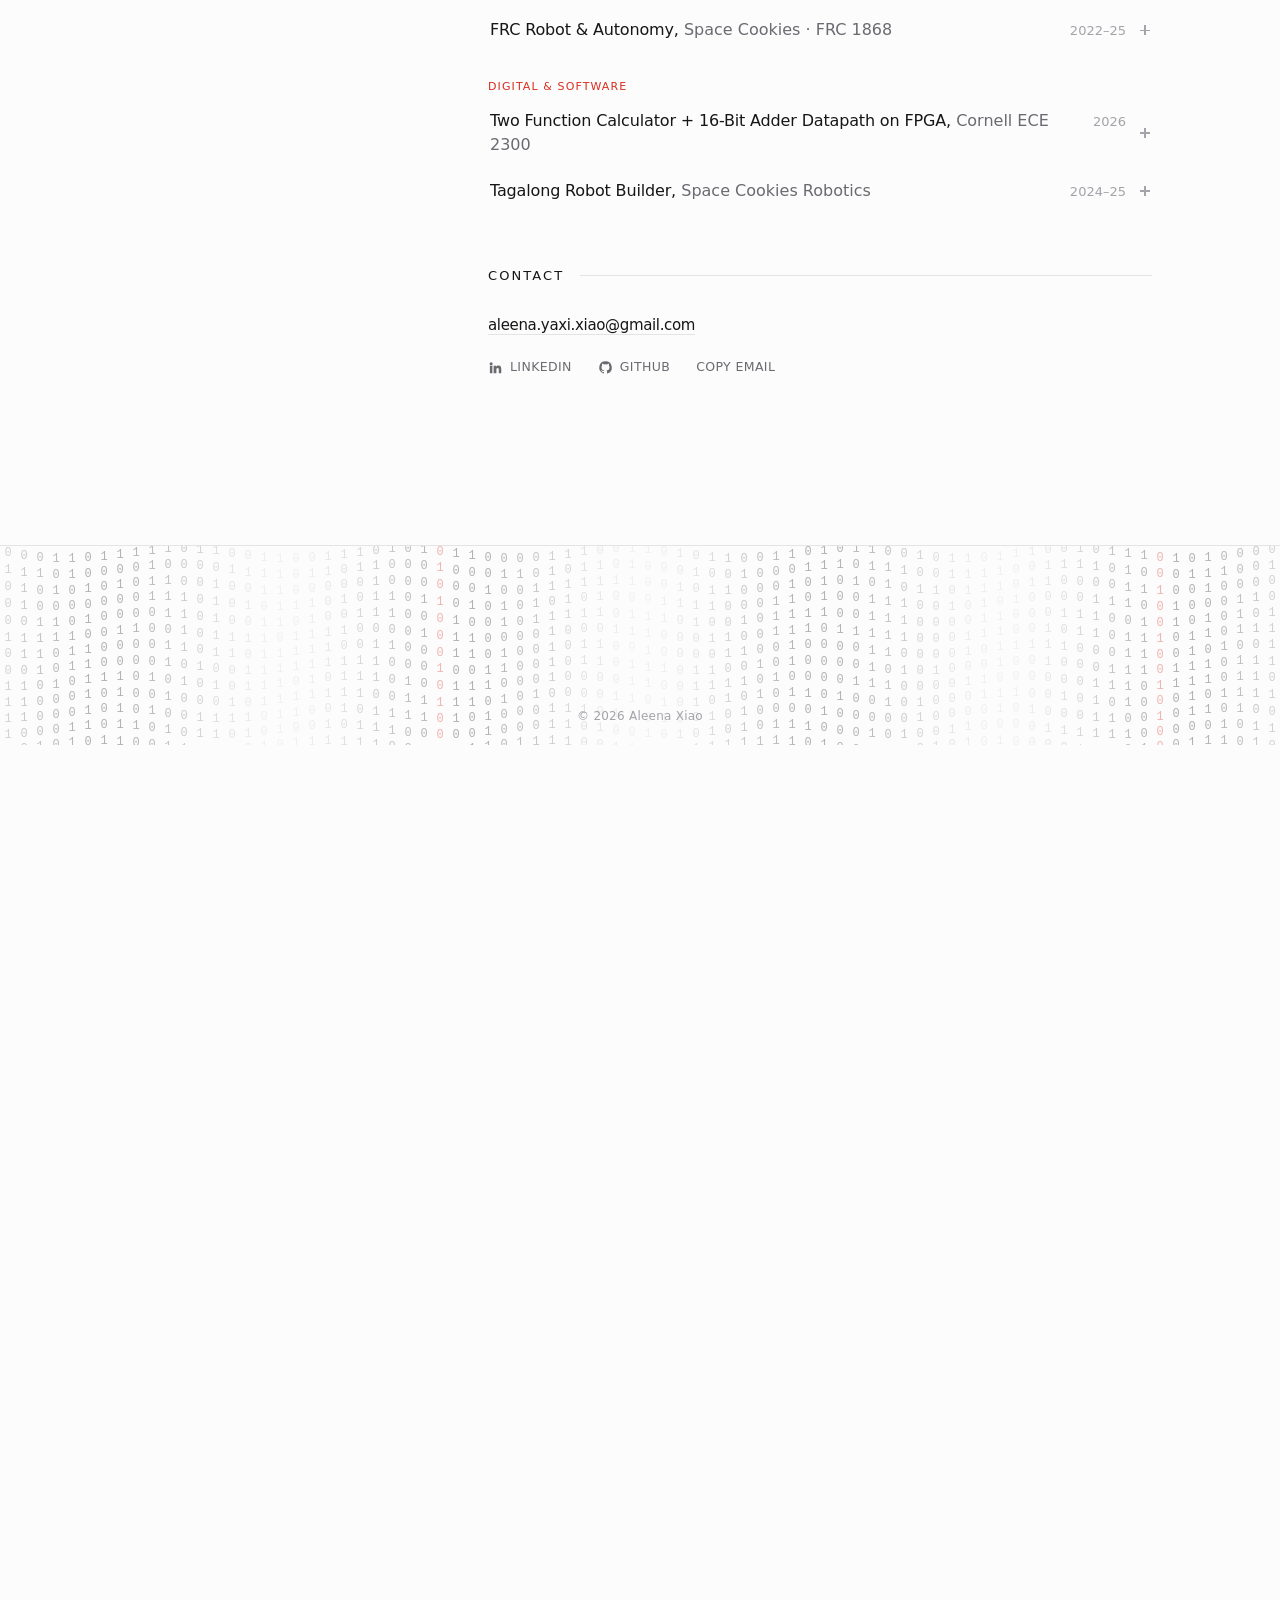
<file: projects.html>
<!DOCTYPE html>
<html lang="en">
<head>
  <meta charset="UTF-8" />
  <meta name="robots" content="noindex, nofollow" />
  <meta http-equiv="refresh" content="0; url=index.html#projects" />
  <link rel="canonical" href="index.html#projects" />
  <title>Work · Aleena Xiao</title>
</head>
<body>
  <p>Redirecting to <a href="index.html#projects">aleenaxiao.com/#projects</a>…</p>
</body>
</html>
</file>
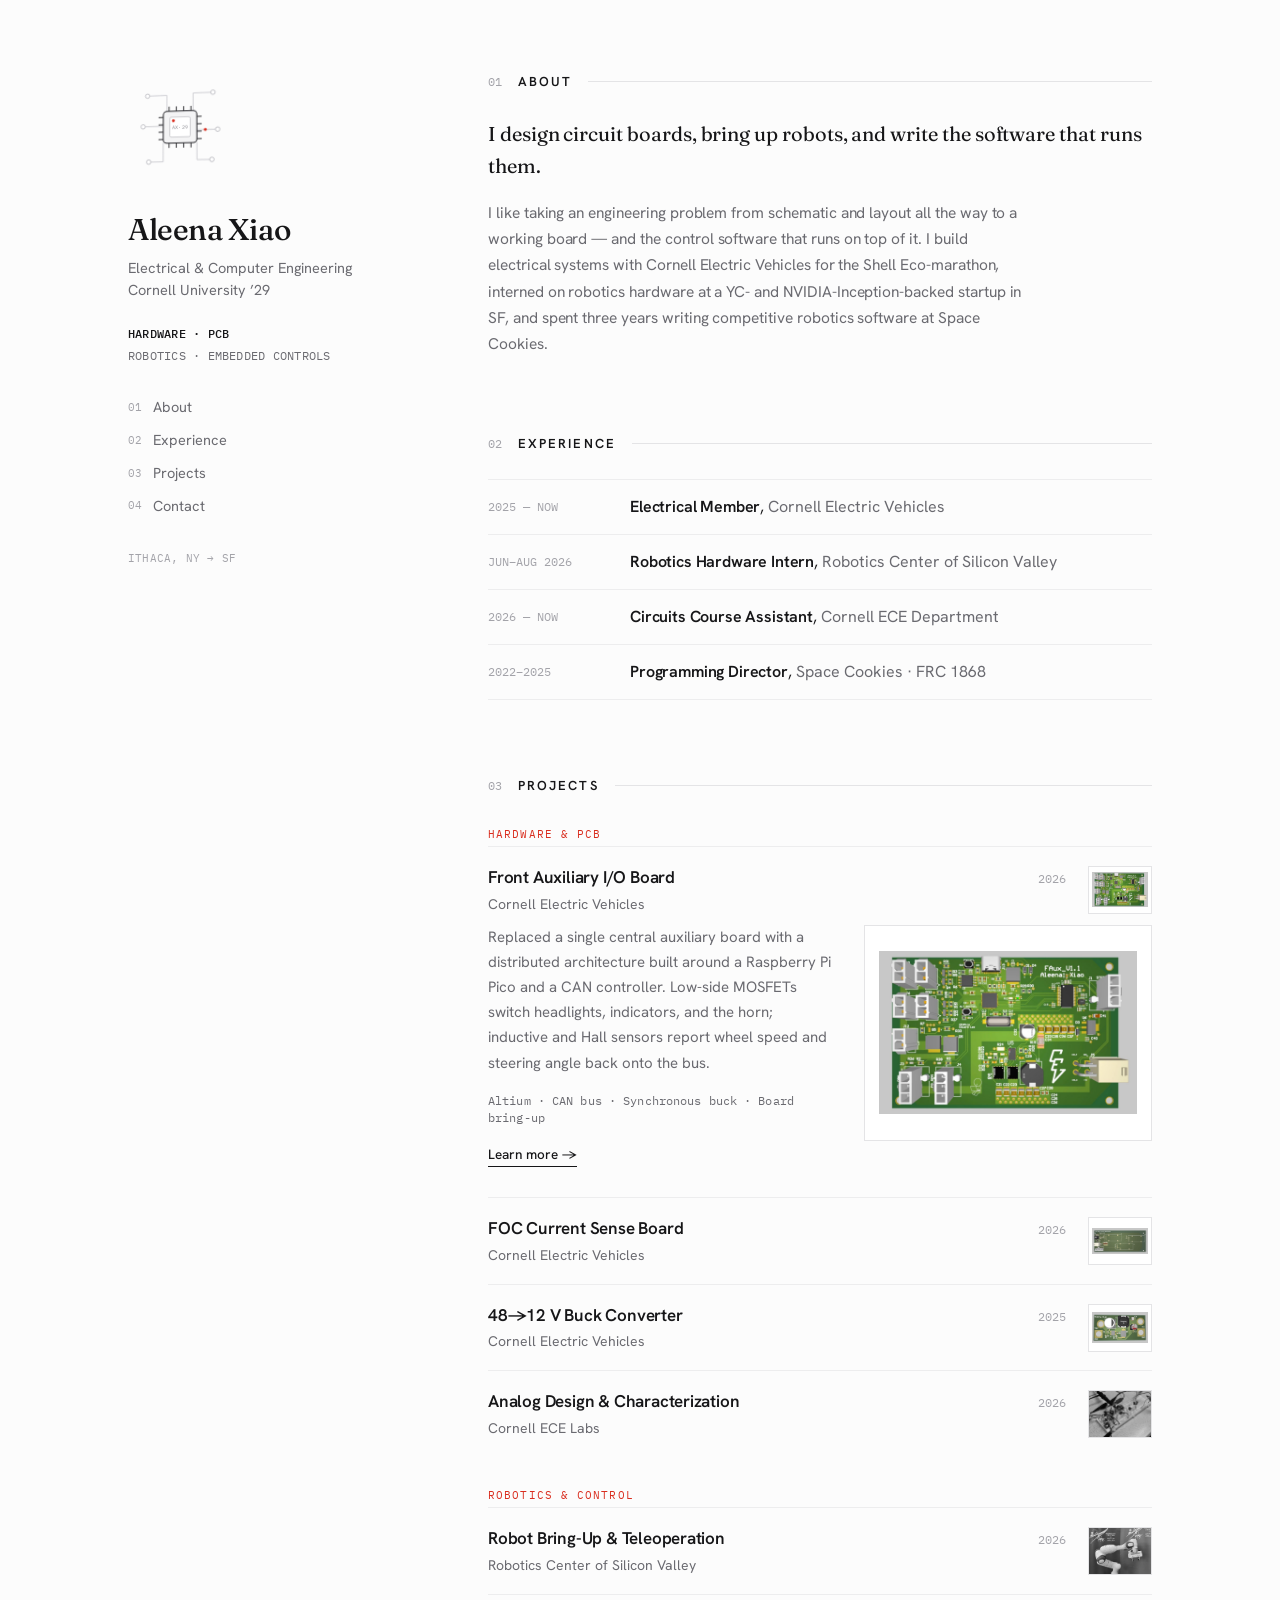
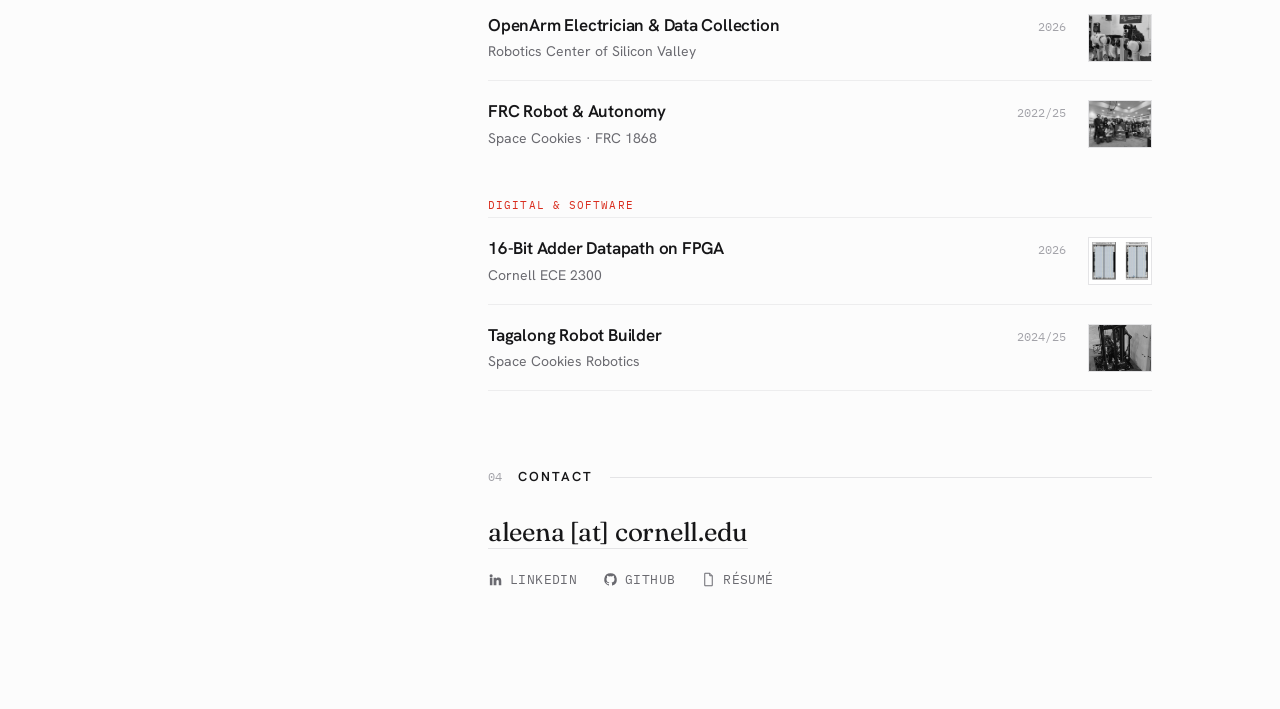
<file: mockups/mockup-a-v3.html>
<!DOCTYPE html>
<html lang="en">
<head>
<meta charset="UTF-8" />
<meta name="viewport" content="width=device-width, initial-scale=1.0" />
<title>Mockup A v3 — Refined</title>
<link rel="preconnect" href="https://fonts.googleapis.com" />
<link rel="preconnect" href="https://fonts.gstatic.com" crossorigin />
<link href="https://fonts.googleapis.com/css2?family=Fraunces:ital,opsz,wght@0,9..144,400;0,9..144,500;0,9..144,600;1,9..144,400&family=Hanken+Grotesk:wght@400;500;600&family=IBM+Plex+Mono:wght@400;500&display=swap" rel="stylesheet" />
<style>
  :root{
    --bg:#FCFCFC; --ink:#161618; --muted:#6a6a70; --faint:#a3a3a9;
    --line:#ededee; --hair:#e4e4e6; --accent:#D92D1E;
    --serif:"Fraunces",Georgia,serif;
    --sans:"Hanken Grotesk",system-ui,sans-serif;
    --mono:"IBM Plex Mono",ui-monospace,monospace;
  }
  *{box-sizing:border-box;margin:0;padding:0}
  html{scroll-behavior:smooth}
  body{background:var(--bg);color:var(--ink);font-family:var(--sans);
    -webkit-font-smoothing:antialiased;line-height:1.5;}
  a{color:inherit;text-decoration:none}
  img{display:block;max-width:100%}

  .wrap{max-width:1120px;margin:0 auto;padding:72px 48px 120px;
    display:grid;grid-template-columns:272px 1fr;gap:88px;}

  /* ================= SIDEBAR ================= */
  .side{position:sticky;top:72px;align-self:start;}
  .chip-wrap{width:112px;height:112px;margin:0 0 30px -4px;perspective:700px;}
  .chip{width:100%;height:100%;
    transform:rotateX(var(--rx,8deg)) rotateY(var(--ry,-12deg));
    transition:transform .3s cubic-bezier(.2,.7,.2,1);will-change:transform;}
  .chip svg{width:100%;height:100%;overflow:visible;display:block}
  .ln{fill:none;stroke:#cfcfd4;stroke-width:1.3;stroke-linecap:round;stroke-linejoin:round}
  .ln-ink{stroke:#2a2a2e}
  .body-fill{fill:#f4f4f5;stroke:#2a2a2e;stroke-width:1.4}
  .die-fill{fill:#fff;stroke:#c4c4c9;stroke-width:1.1}
  .via{fill:#fff;stroke:#bcbcc2;stroke-width:1.2}
  .pin1{fill:var(--accent)}
  .pulse{fill:var(--accent)}
  .lbl{fill:#8a8a90;font-family:var(--mono);font-size:6.5px;letter-spacing:.06em}

  .name{font-family:var(--serif);font-weight:500;font-size:30px;letter-spacing:-.015em;line-height:1.04;}
  .role{color:var(--muted);font-size:14.5px;margin-top:12px;line-height:1.5;}
  .focus{font-family:var(--mono);font-size:11.5px;letter-spacing:.02em;color:var(--muted);
    text-transform:uppercase;margin-top:22px;line-height:1.9;}
  .focus b{color:var(--ink);font-weight:500}

  .nav{margin-top:30px;display:flex;flex-direction:column;gap:11px;}
  .nav a{display:flex;align-items:center;gap:11px;color:var(--muted);font-size:14.5px;transition:color .15s;width:fit-content;}
  .nav a .n{font-family:var(--mono);font-size:11px;color:var(--faint);}
  .nav a:hover{color:var(--ink)}
  .nav a:hover .n{color:var(--accent)}

  .loc{font-family:var(--mono);font-size:11px;color:var(--faint);margin-top:34px;letter-spacing:.02em;}

  /* ================= SECTIONS ================= */
  .shead{display:flex;align-items:baseline;gap:16px;margin:0 0 26px;}
  .shead .idx{font-family:var(--mono);font-size:12px;color:var(--faint);}
  .shead h2{font-size:13px;font-weight:600;letter-spacing:.16em;text-transform:uppercase;color:var(--ink);}
  .shead .rule{flex:1;height:1px;background:var(--hair);align-self:center;}

  section{margin-bottom:76px;scroll-margin-top:72px}
  section:last-child{margin-bottom:0}

  /* About */
  .about p{font-family:var(--serif);font-weight:400;font-size:20px;line-height:1.6;
    color:var(--ink);max-width:33ch;letter-spacing:-.003em;}
  .about .lead{max-width:none;margin-bottom:18px}
  .about .body{font-family:var(--sans);font-size:15.5px;line-height:1.7;color:var(--muted);max-width:60ch;}

  /* Experience */
  .xp{display:grid;grid-template-columns:118px 1fr;gap:4px 24px;padding:15px 0;border-top:1px solid var(--line);}
  .xp:last-child{border-bottom:1px solid var(--line)}
  .xp__date{font-family:var(--mono);font-size:12px;color:var(--faint);padding-top:3px;}
  .xp__title{font-size:16px;font-weight:600;letter-spacing:-.01em;}
  .xp__org{color:var(--muted);font-weight:400}

  /* Projects */
  .cat{font-family:var(--mono);font-size:11px;letter-spacing:.1em;text-transform:uppercase;
    color:var(--accent);margin:30px 0 4px;}
  details.proj{border-top:1px solid var(--line);}
  .proj:last-of-type{border-bottom:1px solid var(--line)}
  .proj > summary{list-style:none;cursor:pointer;display:grid;
    grid-template-columns:1fr 64px;gap:22px;align-items:center;padding:18px 0;transition:padding .2s;}
  .proj > summary::-webkit-details-marker{display:none}
  .p-head{display:flex;align-items:baseline;gap:10px}
  .p-title{font-size:17px;font-weight:600;letter-spacing:-.012em;}
  .p-year{font-family:var(--mono);font-size:11.5px;color:var(--faint);margin-left:auto;padding-left:14px;}
  .p-org{color:var(--muted);font-size:14px;margin-top:3px}
  .p-thumb{width:64px;height:48px;overflow:hidden;border:1px solid var(--hair);background:#f3f3f4;}
  .p-thumb img{width:100%;height:100%;object-fit:cover;filter:grayscale(1) contrast(.96);transition:filter .3s;}
  .p-thumb.is-render img{object-fit:contain;padding:3px;background:#fff;filter:grayscale(.5)}
  .proj:hover .p-thumb img,.proj[open] .p-thumb img{filter:none}
  .proj[open] > summary{padding-bottom:10px}

  .p-body{display:grid;grid-template-columns:1fr 288px;gap:30px;padding:0 0 30px;align-items:start;
    animation:fade .35s ease}
  @keyframes fade{from{opacity:0;transform:translateY(4px)}to{opacity:1;transform:none}}
  .p-body p{color:var(--muted);font-size:15px;line-height:1.68;max-width:52ch;}
  .p-figure{overflow:hidden;border:1px solid var(--hair);background:#f3f3f4;aspect-ratio:4/3;}
  .p-figure img{width:100%;height:100%;object-fit:cover}
  .p-figure.is-render img{object-fit:contain;padding:14px;background:#fff}
  .p-meta{font-family:var(--mono);font-size:11.5px;color:var(--muted);margin-top:16px;letter-spacing:.01em;}
  .p-link{display:inline-flex;align-items:center;gap:6px;margin-top:18px;color:var(--ink);
    font-size:13.5px;font-weight:500;border-bottom:1px solid var(--ink);padding-bottom:2px;transition:.15s}
  .p-link:hover{color:var(--accent);border-color:var(--accent)}

  /* Contact */
  .contact{display:flex;flex-direction:column;gap:18px}
  .contact .big{font-family:var(--serif);font-size:26px;letter-spacing:-.01em;}
  .contact .big a{border-bottom:1px solid var(--hair);transition:border-color .15s}
  .contact .big a:hover{border-color:var(--accent)}
  .clinks{display:flex;gap:26px;font-family:var(--mono);font-size:12.5px;letter-spacing:.03em;text-transform:uppercase;color:var(--muted)}
  .clinks a{display:inline-flex;align-items:center;gap:7px;transition:color .15s}
  .clinks a:hover{color:var(--ink)}
  .clinks svg{width:15px;height:15px}

  @media(max-width:860px){
    .wrap{grid-template-columns:1fr;gap:44px;padding:44px 24px 80px}
    .side{position:static}
    .p-body{grid-template-columns:1fr;gap:16px}
    .p-figure{order:-1;max-width:400px}
    .about p{max-width:none}
    .xp{grid-template-columns:1fr}
  }
</style>
</head>
<body>
<div class="wrap">

  <!-- ============ SIDEBAR ============ -->
  <aside class="side">
    <div class="chip-wrap">
      <div class="chip" id="chip">
        <svg viewBox="0 0 150 150" aria-hidden="true">
          <!-- traces -->
          <path class="ln" d="M57 52 V30 H30"/>
          <path class="ln" d="M93 52 V28 H120"/>
          <path class="ln" d="M52 95 V120 H32"/>
          <path class="ln" d="M98 95 V118 H118"/>
          <path class="ln" d="M52 72 H24"/>
          <path class="ln" d="M98 78 H126"/>
          <circle class="via" cx="30" cy="30" r="3"/>
          <circle class="via" cx="120" cy="28" r="3"/>
          <circle class="via" cx="32" cy="120" r="3"/>
          <circle class="via" cx="118" cy="118" r="3"/>
          <circle class="via" cx="24" cy="72" r="3"/>
          <circle class="via" cx="126" cy="78" r="3"/>
          <!-- pins -->
          <g class="ln ln-ink">
            <path d="M60 46 V52"/><path d="M70 46 V52"/><path d="M80 46 V52"/><path d="M90 46 V52"/>
            <path d="M60 95 V101"/><path d="M70 95 V101"/><path d="M80 95 V101"/><path d="M90 95 V101"/>
            <path d="M46 60 H52"/><path d="M46 70 H52"/><path d="M46 80 H52"/><path d="M46 90 H52"/>
            <path d="M98 60 H104"/><path d="M98 70 H104"/><path d="M98 80 H104"/><path d="M98 90 H104"/>
          </g>
          <!-- body -->
          <rect class="body-fill" x="52" y="52" width="46" height="43" rx="5"/>
          <rect class="die-fill" x="61" y="60" width="28" height="27" rx="2"/>
          <circle class="pin1" cx="66" cy="65" r="2"/>
          <text class="lbl" x="75" y="77" text-anchor="middle">AX·29</text>
          <!-- single travelling pulse -->
          <circle class="pulse" r="1.9">
            <animateMotion dur="3.4s" repeatCount="indefinite" keyPoints="0;1" keyTimes="0;1" calcMode="linear"
              path="M98 78 H126"/>
            <animate attributeName="opacity" values="0;1;1;0" keyTimes="0;.1;.85;1" dur="3.4s" repeatCount="indefinite"/>
          </circle>
        </svg>
      </div>
    </div>

    <h1 class="name">Aleena Xiao</h1>
    <p class="role">Electrical &amp; Computer Engineering<br/>Cornell University ’29</p>
    <p class="focus"><b>Hardware · PCB</b><br/>Robotics · Embedded controls</p>

    <nav class="nav">
      <a href="#about"><span class="n">01</span> About</a>
      <a href="#experience"><span class="n">02</span> Experience</a>
      <a href="#projects"><span class="n">03</span> Projects</a>
      <a href="#contact"><span class="n">04</span> Contact</a>
    </nav>

    <p class="loc">ITHACA, NY → SF</p>
  </aside>

  <!-- ============ MAIN ============ -->
  <main>

    <!-- 01 ABOUT -->
    <section id="about" class="about">
      <div class="shead"><span class="idx">01</span><h2>About</h2><span class="rule"></span></div>
      <p class="lead">I design circuit boards, bring up robots, and write the software that runs them.</p>
      <p class="body">
        I like taking an engineering problem from schematic and layout all the way to a working board —
        and the control software that runs on top of it. I build electrical systems with Cornell Electric
        Vehicles for the Shell Eco-marathon, interned on robotics hardware at a YC- and NVIDIA-Inception-backed
        startup in SF, and spent three years writing competitive robotics software at Space Cookies.
      </p>
    </section>

    <!-- 02 EXPERIENCE -->
    <section id="experience">
      <div class="shead"><span class="idx">02</span><h2>Experience</h2><span class="rule"></span></div>
      <div class="xp">
        <div class="xp__date">2025 — NOW</div>
        <div><span class="xp__title">Electrical Member</span>, <span class="xp__org">Cornell Electric Vehicles</span></div>
      </div>
      <div class="xp">
        <div class="xp__date">JUN–AUG 2026</div>
        <div><span class="xp__title">Robotics Hardware Intern</span>, <span class="xp__org">Robotics Center of Silicon Valley</span></div>
      </div>
      <div class="xp">
        <div class="xp__date">2026 — NOW</div>
        <div><span class="xp__title">Circuits Course Assistant</span>, <span class="xp__org">Cornell ECE Department</span></div>
      </div>
      <div class="xp">
        <div class="xp__date">2022–2025</div>
        <div><span class="xp__title">Programming Director</span>, <span class="xp__org">Space Cookies · FRC 1868</span></div>
      </div>
    </section>

    <!-- 03 PROJECTS -->
    <section id="projects">
      <div class="shead"><span class="idx">03</span><h2>Projects</h2><span class="rule"></span></div>

      <p class="cat">Hardware &amp; PCB</p>
      <details class="proj" open>
        <summary>
          <div>
            <div class="p-head"><span class="p-title">Front Auxiliary I/O Board</span><span class="p-year">2026</span></div>
            <div class="p-org">Cornell Electric Vehicles</div>
          </div>
          <span class="p-thumb is-render"><img src="../assets/projects/faux-render.jpg" alt=""/></span>
        </summary>
        <div class="p-body">
          <div>
            <p>Replaced a single central auxiliary board with a distributed architecture built around a Raspberry Pi Pico and a CAN controller. Low-side MOSFETs switch headlights, indicators, and the horn; inductive and Hall sensors report wheel speed and steering angle back onto the bus.</p>
            <div class="p-meta">Altium · CAN bus · Synchronous buck · Board bring-up</div>
            <a class="p-link" href="../project-faux.html">Learn more →</a>
          </div>
          <div class="p-figure is-render"><img src="../assets/projects/faux-render.jpg" alt=""/></div>
        </div>
      </details>
      <details class="proj">
        <summary>
          <div>
            <div class="p-head"><span class="p-title">FOC Current Sense Board</span><span class="p-year">2026</span></div>
            <div class="p-org">Cornell Electric Vehicles</div>
          </div>
          <span class="p-thumb is-render"><img src="../assets/projects/foc-render.jpg" alt=""/></span>
        </summary>
        <div class="p-body">
          <div>
            <p>Uses one isolated closed-loop transducer per phase instead of shunts, keeping losses out of the 48 V path, with a single precision reference shared across channels so offsets track together — enabling the move from trapezoidal commutation to field-oriented control.</p>
            <div class="p-meta">Altium · FOC · Current sensing · Power electronics</div>
            <a class="p-link" href="../project-foc.html">Learn more →</a>
          </div>
          <div class="p-figure is-render"><img src="../assets/projects/foc-render.jpg" alt=""/></div>
        </div>
      </details>
      <details class="proj">
        <summary>
          <div>
            <div class="p-head"><span class="p-title">48→12 V Buck Converter</span><span class="p-year">2025</span></div>
            <div class="p-org">Cornell Electric Vehicles</div>
          </div>
          <span class="p-thumb is-render"><img src="../assets/projects/buck-render.jpg" alt=""/></span>
        </summary>
        <div class="p-body">
          <div>
            <p>A standalone converter stepping 48 V to 12 V for the competition vehicle, built around a TI LM5013 with a Würth power inductor and a feedback divider setting the output. Full schematic, layout, solder, rework, and thermal-imaging validation.</p>
            <div class="p-meta">Altium · Buck converter · Power electronics · LTspice</div>
            <a class="p-link" href="../project-buck.html">Learn more →</a>
          </div>
          <div class="p-figure is-render"><img src="../assets/projects/buck-render.jpg" alt=""/></div>
        </div>
      </details>
      <details class="proj">
        <summary>
          <div>
            <div class="p-head"><span class="p-title">Analog Design &amp; Characterization</span><span class="p-year">2026</span></div>
            <div class="p-org">Cornell ECE Labs</div>
          </div>
          <span class="p-thumb"><img src="../assets/projects/analog-filter.jpg" alt=""/></span>
        </summary>
        <div class="p-body">
          <div>
            <p>Built a sixth-order cascaded op-amp bandpass filter that recovered a hidden word from a modulated audio signal. Reverse-engineered unknown RLC black boxes from DC and AC measurements and characterized binary-weighted and R-2R ladder DACs on an SMU.</p>
            <div class="p-meta">Circuits · Op amps · Filter design · Oscilloscopes</div>
          </div>
          <div class="p-figure"><img src="../assets/projects/analog-filter.jpg" alt=""/></div>
        </div>
      </details>

      <p class="cat">Robotics &amp; Control</p>
      <details class="proj">
        <summary>
          <div>
            <div class="p-head"><span class="p-title">Robot Bring-Up &amp; Teleoperation</span><span class="p-year">2026</span></div>
            <div class="p-org">Robotics Center of Silicon Valley</div>
          </div>
          <span class="p-thumb"><img src="../assets/projects/rcsv-franka.jpg" alt="" style="object-position:center 38%"/></span>
        </summary>
        <div class="p-body">
          <div>
            <p>Diagnosed and repaired motor, circuit, and wiring faults on the M1 mobile manipulator, then validated and teleoperated electrical and control systems across more than six platforms — arms, hands, and gloves — running live demos for researchers and clients.</p>
            <div class="p-meta">Robotics · Hardware debug · Teleoperation · Motor control</div>
          </div>
          <div class="p-figure"><img src="../assets/projects/rcsv-franka.jpg" alt=""/></div>
        </div>
      </details>
      <details class="proj">
        <summary>
          <div>
            <div class="p-head"><span class="p-title">OpenArm Electrician &amp; Data Collection</span><span class="p-year">2026</span></div>
            <div class="p-org">Robotics Center of Silicon Valley</div>
          </div>
          <span class="p-thumb"><img src="../assets/projects/rcsv-arms.jpg" alt="" style="object-position:center 58%"/></span>
        </summary>
        <div class="p-body">
          <div>
            <p>Assembled, wired, and tested OpenArm robots — motor interfacing, harnessing, soldering, CAN communication, and electrical debug — and built a data-collection pipeline, verifying full teleoperation before demos and shipments.</p>
            <div class="p-meta">Robotics · Soldering · Motor interfacing · Data pipeline</div>
          </div>
          <div class="p-figure"><img src="../assets/projects/rcsv-arms.jpg" alt=""/></div>
        </div>
      </details>
      <details class="proj">
        <summary>
          <div>
            <div class="p-head"><span class="p-title">FRC Robot &amp; Autonomy</span><span class="p-year">2022/25</span></div>
            <div class="p-org">Space Cookies · FRC 1868</div>
          </div>
          <span class="p-thumb"><img src="../assets/projects/frc-impact.jpg" alt=""/></span>
        </summary>
        <div class="p-body">
          <div>
            <p>As programming director of a 50+ person team, set up development workflows and wrote command-based control software: PID and feedforward tuning, autonomous scoring from odometry, anti-scrub drivetrain control, and mechanism interlocks. Qualified for Worlds twice; won a regional Innovation in Control award.</p>
            <div class="p-meta">Java · PID + feedforward · Autonomous · Command-based</div>
          </div>
          <div class="p-figure"><img src="../assets/projects/frc-impact.jpg" alt=""/></div>
        </div>
      </details>

      <p class="cat">Digital &amp; Software</p>
      <details class="proj">
        <summary>
          <div>
            <div class="p-head"><span class="p-title">16-Bit Adder Datapath on FPGA</span><span class="p-year">2026</span></div>
            <div class="p-org">Cornell ECE 2300</div>
          </div>
          <span class="p-thumb is-render"><img src="../assets/projects/fpga-floorplan.jpg" alt=""/></span>
        </summary>
        <div class="p-body">
          <div>
            <p>Designed modular combinational logic in Verilog — gate-level full adders, a 16-bit carry-select adder, an RTL adder, and multiplexers — synthesized on FPGA in Quartus Prime, comparing ALUT area and critical-path timing. Verified with directed, randomized, and X-propagation testbenches.</p>
            <div class="p-meta">Verilog · FPGA · Quartus · Timing analysis · Testbenches</div>
          </div>
          <div class="p-figure is-render"><img src="../assets/projects/fpga-floorplan.jpg" alt=""/></div>
        </div>
      </details>
      <details class="proj">
        <summary>
          <div>
            <div class="p-head"><span class="p-title">Tagalong Robot Builder</span><span class="p-year">2024/25</span></div>
            <div class="p-org">Space Cookies Robotics</div>
          </div>
          <span class="p-thumb"><img src="../assets/projects/frc-robot.jpg" alt="" style="object-position:center 26%"/></span>
        </summary>
        <div class="p-body">
          <div>
            <p>An open-source CLI that generates robot control code from mechanism specs, removing boilerplate and giving ~3 weeks of lead time during build season. Ships a reusable library with unit tests, safety lockouts, simulation, and per-robot configuration. Earned a regional Impact Award.</p>
            <div class="p-meta">Java · CLI tooling · Open source · Testing</div>
            <a class="p-link" href="../project-tagalong.html">Learn more →</a>
          </div>
          <div class="p-figure"><img src="../assets/projects/frc-robot.jpg" alt=""/></div>
        </div>
      </details>
    </section>

    <!-- 04 CONTACT -->
    <section id="contact">
      <div class="shead"><span class="idx">04</span><h2>Contact</h2><span class="rule"></span></div>
      <div class="contact">
        <p class="big"><a href="#">aleena [at] cornell.edu</a></p>
        <div class="clinks">
          <a href="#"><svg viewBox="0 0 24 24" fill="currentColor"><path d="M4.98 3.5a2.5 2.5 0 1 1 0 5 2.5 2.5 0 0 1 0-5zM3 9h4v12H3zM9 9h3.8v1.7h.05c.53-1 1.8-2.05 3.7-2.05 3.96 0 4.69 2.6 4.69 5.98V21h-4v-5.3c0-1.26-.02-2.9-1.76-2.9-1.76 0-2.03 1.37-2.03 2.8V21H9z"/></svg>LinkedIn</a>
          <a href="#"><svg viewBox="0 0 24 24" fill="currentColor"><path d="M12 2a10 10 0 0 0-3.16 19.49c.5.09.68-.22.68-.48l-.01-1.7c-2.78.6-3.37-1.34-3.37-1.34-.46-1.16-1.11-1.47-1.11-1.47-.9-.62.07-.6.07-.6 1 .07 1.53 1.03 1.53 1.03.9 1.52 2.34 1.08 2.91.83.09-.65.35-1.08.63-1.33-2.22-.25-4.56-1.11-4.56-4.95 0-1.09.39-1.98 1.03-2.68-.1-.25-.45-1.27.1-2.65 0 0 .84-.27 2.75 1.02a9.6 9.6 0 0 1 5 0c1.91-1.29 2.75-1.02 2.75-1.02.55 1.38.2 2.4.1 2.65.64.7 1.03 1.59 1.03 2.68 0 3.85-2.34 4.7-4.57 4.95.36.31.68.92.68 1.85l-.01 2.75c0 .27.18.58.69.48A10 10 0 0 0 12 2z"/></svg>GitHub</a>
          <a href="#"><svg viewBox="0 0 24 24" fill="none" stroke="currentColor" stroke-width="1.6"><path d="M6 2h8l4 4v16H6z"/><path d="M14 2v4h4"/></svg>Résumé</a>
        </div>
      </div>
    </section>

  </main>
</div>

<script>
  (function(){
    var chip = document.getElementById('chip');
    if(!chip) return;
    var tx=-12, ty=8, cx=-12, cy=8;
    window.addEventListener('pointermove', function(e){
      tx = ((e.clientX/window.innerWidth)-0.5)*34;
      ty = -((e.clientY/window.innerHeight)-0.5)*26;
    }, {passive:true});
    (function raf(){
      cx += (tx-cx)*0.07; cy += (ty-cy)*0.07;
      chip.style.setProperty('--ry', cx.toFixed(2)+'deg');
      chip.style.setProperty('--rx', cy.toFixed(2)+'deg');
      requestAnimationFrame(raf);
    })();
  })();
</script>
</body>
</html>
</file>
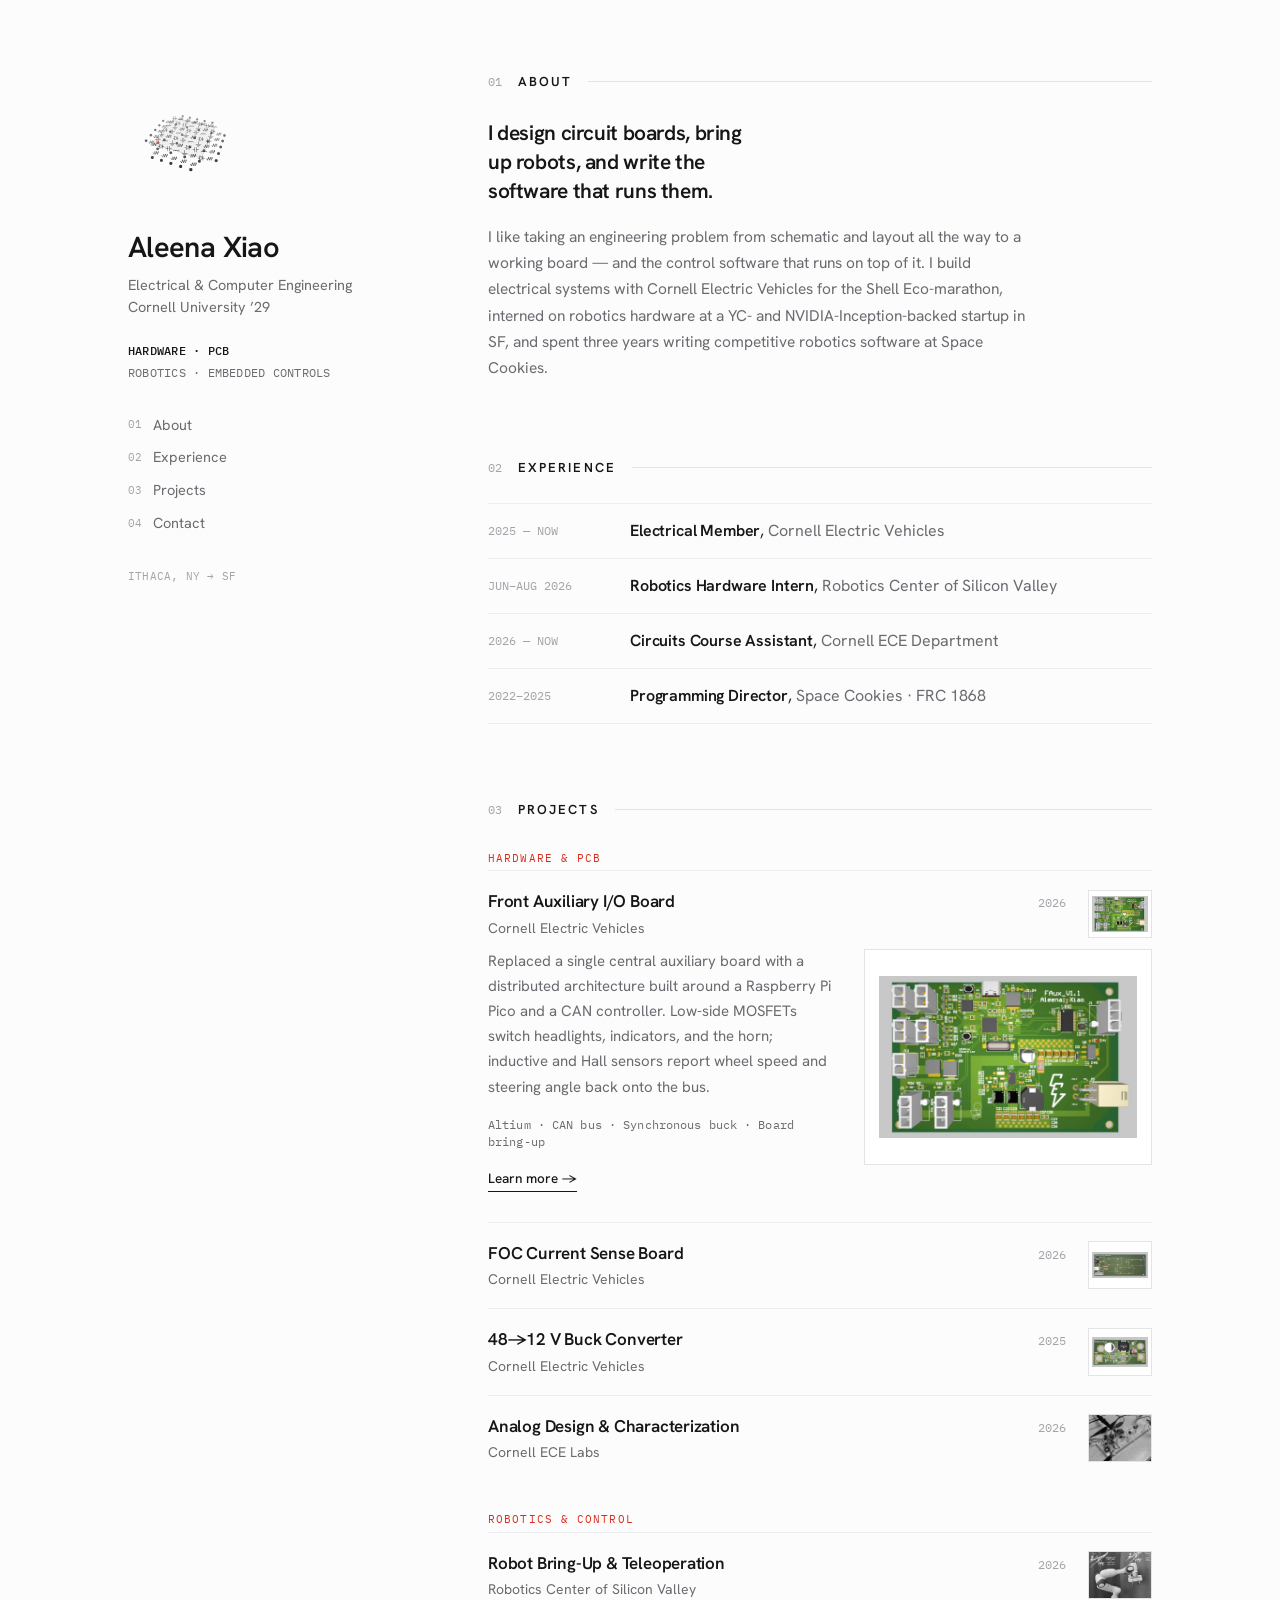
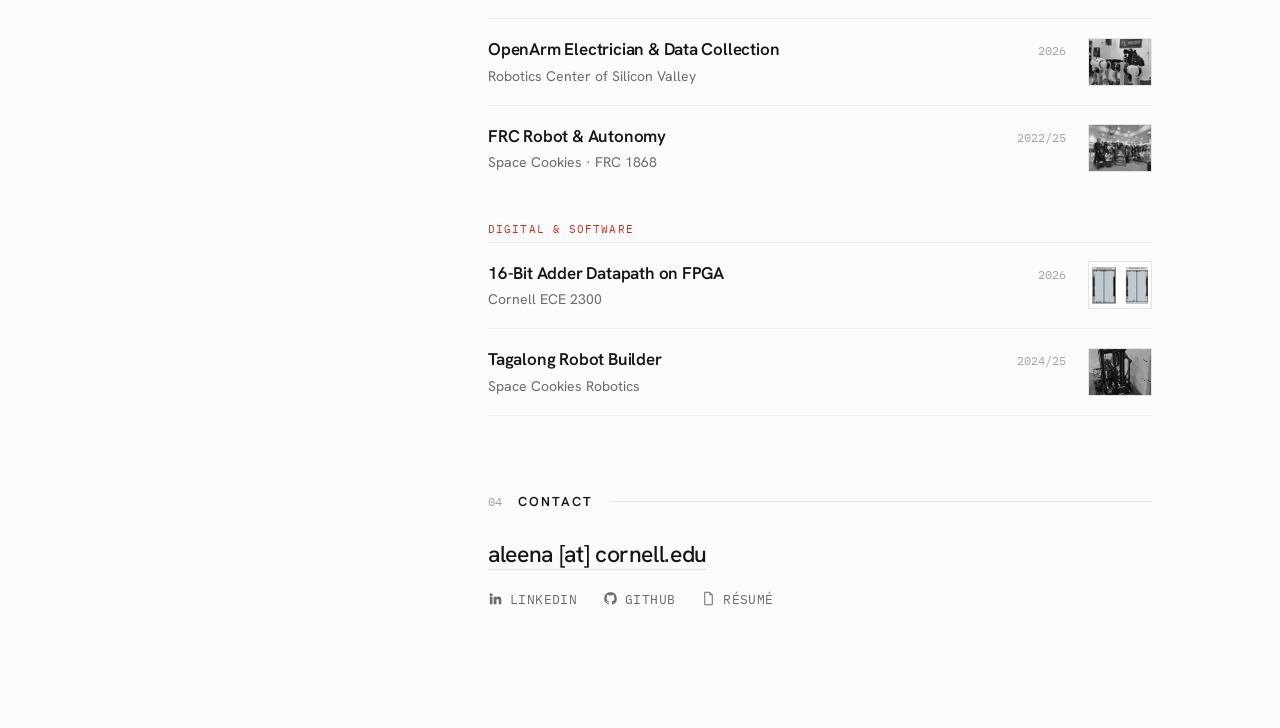
<file: mockups/mockup-a-v4.html>
<!DOCTYPE html>
<html lang="en">
<head>
<meta charset="UTF-8" />
<meta name="viewport" content="width=device-width, initial-scale=1.0" />
<title>Mockup A v4 — Symbol IC</title>
<link rel="preconnect" href="https://fonts.googleapis.com" />
<link rel="preconnect" href="https://fonts.gstatic.com" crossorigin />
<link href="https://fonts.googleapis.com/css2?family=Hanken+Grotesk:wght@400;500;600;700&family=IBM+Plex+Mono:wght@400;500&display=swap" rel="stylesheet" />
<style>
  :root{
    --bg:#FCFCFC; --ink:#161618; --muted:#6a6a70; --faint:#a3a3a9;
    --line:#ededee; --hair:#e4e4e6; --accent:#D92D1E;
    --sans:"Hanken Grotesk",system-ui,sans-serif;
    --mono:"IBM Plex Mono",ui-monospace,monospace;
  }
  *{box-sizing:border-box;margin:0;padding:0}
  html{scroll-behavior:smooth}
  body{background:var(--bg);color:var(--ink);font-family:var(--sans);
    -webkit-font-smoothing:antialiased;line-height:1.5;}
  a{color:inherit;text-decoration:none}
  img{display:block;max-width:100%}

  .wrap{max-width:1120px;margin:0 auto;padding:72px 48px 120px;
    display:grid;grid-template-columns:272px 1fr;gap:88px;}

  /* ================= SIDEBAR ================= */
  .side{position:sticky;top:72px;align-self:start;}
  .ic-wrap{width:132px;height:132px;margin:0 0 28px -8px;cursor:pointer;}
  .ic-wrap canvas{width:132px;height:132px;display:block}

  .name{font-size:29px;font-weight:600;letter-spacing:-.022em;line-height:1.05;}
  .role{color:var(--muted);font-size:14.5px;margin-top:12px;line-height:1.5;}
  .focus{font-family:var(--mono);font-size:11.5px;letter-spacing:.02em;color:var(--muted);
    text-transform:uppercase;margin-top:22px;line-height:1.9;}
  .focus b{color:var(--ink);font-weight:500}

  .nav{margin-top:30px;display:flex;flex-direction:column;gap:11px;}
  .nav a{display:flex;align-items:center;gap:11px;color:var(--muted);font-size:14.5px;transition:color .15s;width:fit-content;}
  .nav a .n{font-family:var(--mono);font-size:11px;color:var(--faint);}
  .nav a:hover{color:var(--ink)}
  .nav a:hover .n{color:var(--accent)}

  .loc{font-family:var(--mono);font-size:11px;color:var(--faint);margin-top:34px;letter-spacing:.02em;}

  /* ================= SECTIONS ================= */
  .shead{display:flex;align-items:baseline;gap:16px;margin:0 0 26px;}
  .shead .idx{font-family:var(--mono);font-size:12px;color:var(--faint);}
  .shead h2{font-size:13px;font-weight:600;letter-spacing:.16em;text-transform:uppercase;color:var(--ink);}
  .shead .rule{flex:1;height:1px;background:var(--hair);align-self:center;}

  section{margin-bottom:76px;scroll-margin-top:72px}
  section:last-child{margin-bottom:0}

  /* About */
  .about .lead{font-size:21px;font-weight:600;line-height:1.4;letter-spacing:-.018em;
    color:var(--ink);max-width:22ch;margin-bottom:18px;}
  .about .body{font-size:15.5px;line-height:1.7;color:var(--muted);max-width:60ch;}

  /* Experience */
  .xp{display:grid;grid-template-columns:118px 1fr;gap:4px 24px;padding:15px 0;border-top:1px solid var(--line);}
  .xp:last-child{border-bottom:1px solid var(--line)}
  .xp__date{font-family:var(--mono);font-size:12px;color:var(--faint);padding-top:3px;}
  .xp__title{font-size:16px;font-weight:600;letter-spacing:-.01em;}
  .xp__org{color:var(--muted);font-weight:400}

  /* Projects */
  .cat{font-family:var(--mono);font-size:11px;letter-spacing:.1em;text-transform:uppercase;
    color:var(--accent);margin:30px 0 4px;}
  details.proj{border-top:1px solid var(--line);}
  .proj:last-of-type{border-bottom:1px solid var(--line)}
  .proj > summary{list-style:none;cursor:pointer;display:grid;
    grid-template-columns:1fr 64px;gap:22px;align-items:center;padding:18px 0;}
  .proj > summary::-webkit-details-marker{display:none}
  .p-head{display:flex;align-items:baseline;gap:10px}
  .p-title{font-size:17px;font-weight:600;letter-spacing:-.012em;}
  .p-year{font-family:var(--mono);font-size:11.5px;color:var(--faint);margin-left:auto;padding-left:14px;}
  .p-org{color:var(--muted);font-size:14px;margin-top:3px}
  .p-thumb{width:64px;height:48px;overflow:hidden;border:1px solid var(--hair);background:#f3f3f4;}
  .p-thumb img{width:100%;height:100%;object-fit:cover;filter:grayscale(1) contrast(.96);transition:filter .3s;}
  .p-thumb.is-render img{object-fit:contain;padding:3px;background:#fff;filter:grayscale(.5)}
  .proj:hover .p-thumb img,.proj[open] .p-thumb img{filter:none}
  .proj[open] > summary{padding-bottom:10px}

  .p-body{display:grid;grid-template-columns:1fr 288px;gap:30px;padding:0 0 30px;align-items:start;
    animation:fade .35s ease}
  @keyframes fade{from{opacity:0;transform:translateY(4px)}to{opacity:1;transform:none}}
  .p-body p{color:var(--muted);font-size:15px;line-height:1.68;max-width:52ch;}
  .p-figure{overflow:hidden;border:1px solid var(--hair);background:#f3f3f4;aspect-ratio:4/3;}
  .p-figure img{width:100%;height:100%;object-fit:cover}
  .p-figure.is-render img{object-fit:contain;padding:14px;background:#fff}
  .p-meta{font-family:var(--mono);font-size:11.5px;color:var(--muted);margin-top:16px;letter-spacing:.01em;}
  .p-link{display:inline-flex;align-items:center;gap:6px;margin-top:18px;color:var(--ink);
    font-size:13.5px;font-weight:500;border-bottom:1px solid var(--ink);padding-bottom:2px;transition:.15s}
  .p-link:hover{color:var(--accent);border-color:var(--accent)}

  /* Contact */
  .contact{display:flex;flex-direction:column;gap:18px}
  .contact .big{font-size:23px;font-weight:500;letter-spacing:-.015em;}
  .contact .big a{border-bottom:1px solid var(--hair);transition:border-color .15s}
  .contact .big a:hover{border-color:var(--accent)}
  .clinks{display:flex;gap:26px;font-family:var(--mono);font-size:12.5px;letter-spacing:.03em;text-transform:uppercase;color:var(--muted)}
  .clinks a{display:inline-flex;align-items:center;gap:7px;transition:color .15s}
  .clinks a:hover{color:var(--ink)}
  .clinks svg{width:15px;height:15px}

  @media(max-width:860px){
    .wrap{grid-template-columns:1fr;gap:44px;padding:44px 24px 80px}
    .side{position:static}
    .p-body{grid-template-columns:1fr;gap:16px}
    .p-figure{order:-1;max-width:400px}
    .about .lead{max-width:none}
    .xp{grid-template-columns:1fr}
  }
</style>
</head>
<body>
<div class="wrap">

  <!-- ============ SIDEBAR ============ -->
  <aside class="side">
    <div class="ic-wrap" id="icWrap" title="hover me">
      <canvas id="ic" width="264" height="264"></canvas>
    </div>

    <h1 class="name">Aleena Xiao</h1>
    <p class="role">Electrical &amp; Computer Engineering<br/>Cornell University ’29</p>
    <p class="focus"><b>Hardware · PCB</b><br/>Robotics · Embedded controls</p>

    <nav class="nav">
      <a href="#about"><span class="n">01</span> About</a>
      <a href="#experience"><span class="n">02</span> Experience</a>
      <a href="#projects"><span class="n">03</span> Projects</a>
      <a href="#contact"><span class="n">04</span> Contact</a>
    </nav>

    <p class="loc">ITHACA, NY → SF</p>
  </aside>

  <!-- ============ MAIN ============ -->
  <main>

    <!-- 01 ABOUT -->
    <section id="about" class="about">
      <div class="shead"><span class="idx">01</span><h2>About</h2><span class="rule"></span></div>
      <p class="lead">I design circuit boards, bring up robots, and write the software that runs them.</p>
      <p class="body">
        I like taking an engineering problem from schematic and layout all the way to a working board —
        and the control software that runs on top of it. I build electrical systems with Cornell Electric
        Vehicles for the Shell Eco-marathon, interned on robotics hardware at a YC- and NVIDIA-Inception-backed
        startup in SF, and spent three years writing competitive robotics software at Space Cookies.
      </p>
    </section>

    <!-- 02 EXPERIENCE -->
    <section id="experience">
      <div class="shead"><span class="idx">02</span><h2>Experience</h2><span class="rule"></span></div>
      <div class="xp">
        <div class="xp__date">2025 — NOW</div>
        <div><span class="xp__title">Electrical Member</span>, <span class="xp__org">Cornell Electric Vehicles</span></div>
      </div>
      <div class="xp">
        <div class="xp__date">JUN–AUG 2026</div>
        <div><span class="xp__title">Robotics Hardware Intern</span>, <span class="xp__org">Robotics Center of Silicon Valley</span></div>
      </div>
      <div class="xp">
        <div class="xp__date">2026 — NOW</div>
        <div><span class="xp__title">Circuits Course Assistant</span>, <span class="xp__org">Cornell ECE Department</span></div>
      </div>
      <div class="xp">
        <div class="xp__date">2022–2025</div>
        <div><span class="xp__title">Programming Director</span>, <span class="xp__org">Space Cookies · FRC 1868</span></div>
      </div>
    </section>

    <!-- 03 PROJECTS -->
    <section id="projects">
      <div class="shead"><span class="idx">03</span><h2>Projects</h2><span class="rule"></span></div>

      <p class="cat">Hardware &amp; PCB</p>
      <details class="proj" open>
        <summary>
          <div>
            <div class="p-head"><span class="p-title">Front Auxiliary I/O Board</span><span class="p-year">2026</span></div>
            <div class="p-org">Cornell Electric Vehicles</div>
          </div>
          <span class="p-thumb is-render"><img src="../assets/projects/faux-render.jpg" alt=""/></span>
        </summary>
        <div class="p-body">
          <div>
            <p>Replaced a single central auxiliary board with a distributed architecture built around a Raspberry Pi Pico and a CAN controller. Low-side MOSFETs switch headlights, indicators, and the horn; inductive and Hall sensors report wheel speed and steering angle back onto the bus.</p>
            <div class="p-meta">Altium · CAN bus · Synchronous buck · Board bring-up</div>
            <a class="p-link" href="../project-faux.html">Learn more →</a>
          </div>
          <div class="p-figure is-render"><img src="../assets/projects/faux-render.jpg" alt=""/></div>
        </div>
      </details>
      <details class="proj">
        <summary>
          <div>
            <div class="p-head"><span class="p-title">FOC Current Sense Board</span><span class="p-year">2026</span></div>
            <div class="p-org">Cornell Electric Vehicles</div>
          </div>
          <span class="p-thumb is-render"><img src="../assets/projects/foc-render.jpg" alt=""/></span>
        </summary>
        <div class="p-body">
          <div>
            <p>Uses one isolated closed-loop transducer per phase instead of shunts, keeping losses out of the 48 V path, with a single precision reference shared across channels so offsets track together — enabling the move from trapezoidal commutation to field-oriented control.</p>
            <div class="p-meta">Altium · FOC · Current sensing · Power electronics</div>
            <a class="p-link" href="../project-foc.html">Learn more →</a>
          </div>
          <div class="p-figure is-render"><img src="../assets/projects/foc-render.jpg" alt=""/></div>
        </div>
      </details>
      <details class="proj">
        <summary>
          <div>
            <div class="p-head"><span class="p-title">48→12 V Buck Converter</span><span class="p-year">2025</span></div>
            <div class="p-org">Cornell Electric Vehicles</div>
          </div>
          <span class="p-thumb is-render"><img src="../assets/projects/buck-render.jpg" alt=""/></span>
        </summary>
        <div class="p-body">
          <div>
            <p>A standalone converter stepping 48 V to 12 V for the competition vehicle, built around a TI LM5013 with a Würth power inductor and a feedback divider setting the output. Full schematic, layout, solder, rework, and thermal-imaging validation.</p>
            <div class="p-meta">Altium · Buck converter · Power electronics · LTspice</div>
            <a class="p-link" href="../project-buck.html">Learn more →</a>
          </div>
          <div class="p-figure is-render"><img src="../assets/projects/buck-render.jpg" alt=""/></div>
        </div>
      </details>
      <details class="proj">
        <summary>
          <div>
            <div class="p-head"><span class="p-title">Analog Design &amp; Characterization</span><span class="p-year">2026</span></div>
            <div class="p-org">Cornell ECE Labs</div>
          </div>
          <span class="p-thumb"><img src="../assets/projects/analog-filter.jpg" alt=""/></span>
        </summary>
        <div class="p-body">
          <div>
            <p>Built a sixth-order cascaded op-amp bandpass filter that recovered a hidden word from a modulated audio signal. Reverse-engineered unknown RLC black boxes from DC and AC measurements and characterized binary-weighted and R-2R ladder DACs on an SMU.</p>
            <div class="p-meta">Circuits · Op amps · Filter design · Oscilloscopes</div>
          </div>
          <div class="p-figure"><img src="../assets/projects/analog-filter.jpg" alt=""/></div>
        </div>
      </details>

      <p class="cat">Robotics &amp; Control</p>
      <details class="proj">
        <summary>
          <div>
            <div class="p-head"><span class="p-title">Robot Bring-Up &amp; Teleoperation</span><span class="p-year">2026</span></div>
            <div class="p-org">Robotics Center of Silicon Valley</div>
          </div>
          <span class="p-thumb"><img src="../assets/projects/rcsv-franka.jpg" alt="" style="object-position:center 38%"/></span>
        </summary>
        <div class="p-body">
          <div>
            <p>Diagnosed and repaired motor, circuit, and wiring faults on the M1 mobile manipulator, then validated and teleoperated electrical and control systems across more than six platforms — arms, hands, and gloves — running live demos for researchers and clients.</p>
            <div class="p-meta">Robotics · Hardware debug · Teleoperation · Motor control</div>
          </div>
          <div class="p-figure"><img src="../assets/projects/rcsv-franka.jpg" alt=""/></div>
        </div>
      </details>
      <details class="proj">
        <summary>
          <div>
            <div class="p-head"><span class="p-title">OpenArm Electrician &amp; Data Collection</span><span class="p-year">2026</span></div>
            <div class="p-org">Robotics Center of Silicon Valley</div>
          </div>
          <span class="p-thumb"><img src="../assets/projects/rcsv-arms.jpg" alt="" style="object-position:center 58%"/></span>
        </summary>
        <div class="p-body">
          <div>
            <p>Assembled, wired, and tested OpenArm robots — motor interfacing, harnessing, soldering, CAN communication, and electrical debug — and built a data-collection pipeline, verifying full teleoperation before demos and shipments.</p>
            <div class="p-meta">Robotics · Soldering · Motor interfacing · Data pipeline</div>
          </div>
          <div class="p-figure"><img src="../assets/projects/rcsv-arms.jpg" alt=""/></div>
        </div>
      </details>
      <details class="proj">
        <summary>
          <div>
            <div class="p-head"><span class="p-title">FRC Robot &amp; Autonomy</span><span class="p-year">2022/25</span></div>
            <div class="p-org">Space Cookies · FRC 1868</div>
          </div>
          <span class="p-thumb"><img src="../assets/projects/frc-impact.jpg" alt=""/></span>
        </summary>
        <div class="p-body">
          <div>
            <p>As programming director of a 50+ person team, set up development workflows and wrote command-based control software: PID and feedforward tuning, autonomous scoring from odometry, anti-scrub drivetrain control, and mechanism interlocks. Qualified for Worlds twice; won a regional Innovation in Control award.</p>
            <div class="p-meta">Java · PID + feedforward · Autonomous · Command-based</div>
          </div>
          <div class="p-figure"><img src="../assets/projects/frc-impact.jpg" alt=""/></div>
        </div>
      </details>

      <p class="cat">Digital &amp; Software</p>
      <details class="proj">
        <summary>
          <div>
            <div class="p-head"><span class="p-title">16-Bit Adder Datapath on FPGA</span><span class="p-year">2026</span></div>
            <div class="p-org">Cornell ECE 2300</div>
          </div>
          <span class="p-thumb is-render"><img src="../assets/projects/fpga-floorplan.jpg" alt=""/></span>
        </summary>
        <div class="p-body">
          <div>
            <p>Designed modular combinational logic in Verilog — gate-level full adders, a 16-bit carry-select adder, an RTL adder, and multiplexers — synthesized on FPGA in Quartus Prime, comparing ALUT area and critical-path timing. Verified with directed, randomized, and X-propagation testbenches.</p>
            <div class="p-meta">Verilog · FPGA · Quartus · Timing analysis · Testbenches</div>
          </div>
          <div class="p-figure is-render"><img src="../assets/projects/fpga-floorplan.jpg" alt=""/></div>
        </div>
      </details>
      <details class="proj">
        <summary>
          <div>
            <div class="p-head"><span class="p-title">Tagalong Robot Builder</span><span class="p-year">2024/25</span></div>
            <div class="p-org">Space Cookies Robotics</div>
          </div>
          <span class="p-thumb"><img src="../assets/projects/frc-robot.jpg" alt="" style="object-position:center 26%"/></span>
        </summary>
        <div class="p-body">
          <div>
            <p>An open-source CLI that generates robot control code from mechanism specs, removing boilerplate and giving ~3 weeks of lead time during build season. Ships a reusable library with unit tests, safety lockouts, simulation, and per-robot configuration. Earned a regional Impact Award.</p>
            <div class="p-meta">Java · CLI tooling · Open source · Testing</div>
            <a class="p-link" href="../project-tagalong.html">Learn more →</a>
          </div>
          <div class="p-figure"><img src="../assets/projects/frc-robot.jpg" alt=""/></div>
        </div>
      </details>
    </section>

    <!-- 04 CONTACT -->
    <section id="contact">
      <div class="shead"><span class="idx">04</span><h2>Contact</h2><span class="rule"></span></div>
      <div class="contact">
        <p class="big"><a href="#">aleena [at] cornell.edu</a></p>
        <div class="clinks">
          <a href="#"><svg viewBox="0 0 24 24" fill="currentColor"><path d="M4.98 3.5a2.5 2.5 0 1 1 0 5 2.5 2.5 0 0 1 0-5zM3 9h4v12H3zM9 9h3.8v1.7h.05c.53-1 1.8-2.05 3.7-2.05 3.96 0 4.69 2.6 4.69 5.98V21h-4v-5.3c0-1.26-.02-2.9-1.76-2.9-1.76 0-2.03 1.37-2.03 2.8V21H9z"/></svg>LinkedIn</a>
          <a href="#"><svg viewBox="0 0 24 24" fill="currentColor"><path d="M12 2a10 10 0 0 0-3.16 19.49c.5.09.68-.22.68-.48l-.01-1.7c-2.78.6-3.37-1.34-3.37-1.34-.46-1.16-1.11-1.47-1.11-1.47-.9-.62.07-.6.07-.6 1 .07 1.53 1.03 1.53 1.03.9 1.52 2.34 1.08 2.91.83.09-.65.35-1.08.63-1.33-2.22-.25-4.56-1.11-4.56-4.95 0-1.09.39-1.98 1.03-2.68-.1-.25-.45-1.27.1-2.65 0 0 .84-.27 2.75 1.02a9.6 9.6 0 0 1 5 0c1.91-1.29 2.75-1.02 2.75-1.02.55 1.38.2 2.4.1 2.65.64.7 1.03 1.59 1.03 2.68 0 3.85-2.34 4.7-4.57 4.95.36.31.68.92.68 1.85l-.01 2.75c0 .27.18.58.69.48A10 10 0 0 0 12 2z"/></svg>GitHub</a>
          <a href="#"><svg viewBox="0 0 24 24" fill="none" stroke="currentColor" stroke-width="1.6"><path d="M6 2h8l4 4v16H6z"/><path d="M14 2v4h4"/></svg>Résumé</a>
        </div>
      </div>
    </section>

  </main>
</div>

<script>
(function(){
  var cvs = document.getElementById('ic');
  var wrap = document.getElementById('icWrap');
  if(!cvs) return;
  var ctx = cvs.getContext('2d');
  var SIZE = 264, CX = SIZE/2, CY = SIZE/2;
  var FOCAL = 320, CAMX = -0.72;           // look-down tilt
  var sinX = Math.sin(CAMX), cosX = Math.cos(CAMX);

  var INK = [40,40,46], RED = [217,45,30];

  // ---- symbol drawers (centered at 0,0, half-size r) ----
  var SYM = [
    function res(c,r){ // resistor zigzag
      c.beginPath(); var n=6, w=r*1.8, x=-w/2, step=w/n;
      c.moveTo(-r,0); c.lineTo(x,0);
      for(var i=0;i<n;i++){ x+=step; c.lineTo(x, (i%2?-1:1)*r*0.55); }
      c.lineTo(r,0); c.stroke();
    },
    function cap(c,r){ // capacitor
      c.beginPath(); c.moveTo(-r,0); c.lineTo(-r*0.3,0); c.moveTo(r*0.3,0); c.lineTo(r,0); c.stroke();
      c.beginPath(); c.moveTo(-r*0.3,-r*0.8); c.lineTo(-r*0.3,r*0.8);
      c.moveTo(r*0.3,-r*0.8); c.lineTo(r*0.3,r*0.8); c.stroke();
    },
    function gnd(c,r){ // ground
      c.beginPath(); c.moveTo(0,-r); c.lineTo(0,0); c.stroke();
      c.beginPath(); c.moveTo(-r*0.9,0); c.lineTo(r*0.9,0);
      c.moveTo(-r*0.55,r*0.45); c.lineTo(r*0.55,r*0.45);
      c.moveTo(-r*0.22,r*0.9); c.lineTo(r*0.22,r*0.9); c.stroke();
    },
    function diode(c,r){ // diode
      c.beginPath(); c.moveTo(-r,0); c.lineTo(-r*0.5,0); c.moveTo(r*0.5,0); c.lineTo(r,0); c.stroke();
      c.beginPath(); c.moveTo(-r*0.5,-r*0.7); c.lineTo(-r*0.5,r*0.7); c.lineTo(r*0.5,0); c.closePath(); c.stroke();
      c.beginPath(); c.moveTo(r*0.5,-r*0.7); c.lineTo(r*0.5,r*0.7); c.stroke();
    },
    function ind(c,r){ // inductor
      c.beginPath(); var k=3, w=r*1.8, x0=-w/2, rad=w/(2*k);
      c.moveTo(-r,0);
      for(var i=0;i<k;i++){ c.arc(x0+rad+i*2*rad, 0, rad, Math.PI, 0, false); }
      c.lineTo(r,0); c.stroke();
    },
    function node(c,r){ // junction dot
      c.beginPath(); c.arc(0,0,r*0.5,0,7); c.fill();
    }
  ];

  // ---- build IC point cloud: square QFN body in XZ plane, pins on 4 sides ----
  var pts = [];
  function add(x,y,z,s,red){ pts.push({bx:x,by:y,bz:z,sym:s,red:red||0,sxr:0,syr:0,szr:0}); }

  var HALF = 46, N = 7;                       // body top face: N×N symbol grid
  for(var i=0;i<N;i++) for(var j=0;j<N;j++){
    var gx=-HALF+(2*HALF)*i/(N-1), gz=-HALF+(2*HALF)*j/(N-1);
    add(gx, 7, gz, (i*3+j)%5, 0);
  }
  for(var bi=0;bi<4;bi++) for(var bj=0;bj<4;bj++) add(-42+28*bi,-7,-42+28*bj,5,0); // sparse underside
  var PIN=[-36,-18,0,18,36];                  // 5 pins per side
  for(var k=0;k<PIN.length;k++){
    add(58,0,PIN[k],0,0);  add(70,0,PIN[k],5,0);
    add(-58,0,PIN[k],0,0); add(-70,0,PIN[k],5,0);
    add(PIN[k],0,58,0,0);  add(PIN[k],0,70,5,0);
    add(PIN[k],0,-58,0,0); add(PIN[k],0,-70,5,0);
  }
  add(-40,8,-40,5,1);                         // pin-1 marker (red)

  for(var m=0;m<pts.length;m++){              // scatter vector per symbol
    var th=Math.random()*6.2832, ph=Math.acos(2*Math.random()-1), rr=74+Math.random()*58;
    pts[m].sxr=Math.sin(ph)*Math.cos(th)*rr;
    pts[m].syr=Math.cos(ph)*rr;
    pts[m].szr=Math.sin(ph)*Math.sin(th)*rr;
  }
  var CORN=[[-HALF,7,-HALF],[HALF,7,-HALF],[HALF,7,HALF],[-HALF,7,HALF]]; // body plate corners

  var angle=0, hover=0, hoverT=0, t=0, sinA=0, cosA=1;
  wrap.addEventListener('pointerenter', function(){ hoverT=1; });
  wrap.addEventListener('pointerleave', function(){ hoverT=0; });

  function col(a,b,mm){ return 'rgb('+Math.round(a[0]+(b[0]-a[0])*mm)+','+Math.round(a[1]+(b[1]-a[1])*mm)+','+Math.round(a[2]+(b[2]-a[2])*mm)+')'; }
  function proj(x,y,z){
    var x1=x*cosA+z*sinA, z1=-x*sinA+z*cosA, y1=y;
    var y2=y1*cosX-z1*sinX, z2=y1*sinX+z1*cosX;
    var s=FOCAL/(FOCAL+z2);
    return {x:CX+x1*s, y:CY-y2*s, s:s, z:z2};
  }

  function frame(){
    t+=0.016;
    hover += (hoverT-hover)*0.09;
    var ease = hover<0.5 ? 2*hover*hover : 1-Math.pow(-2*hover+2,2)/2;
    angle += 0.005 + hover*0.03;
    sinA=Math.sin(angle); cosA=Math.cos(angle);
    ctx.clearRect(0,0,SIZE,SIZE);

    // body plate — makes the silhouette read as an IC; fades as symbols burst
    var bodyA = 1-ease;
    if(bodyA>0.02){
      ctx.beginPath();
      for(var ci=0;ci<4;ci++){ var pc=proj(CORN[ci][0],CORN[ci][1],CORN[ci][2]); ci?ctx.lineTo(pc.x,pc.y):ctx.moveTo(pc.x,pc.y); }
      ctx.closePath();
      ctx.fillStyle='rgba(28,28,32,'+(0.05*bodyA)+')';
      ctx.strokeStyle='rgba(28,28,32,'+(0.20*bodyA)+')';
      ctx.lineWidth=1.3; ctx.fill(); ctx.stroke();
    }

    var order=[];
    for(var i2=0;i2<pts.length;i2++){
      var p=pts[i2];
      var jit = hover>0.01 ? Math.sin(t*3+i2)*3*hover : 0;
      var lx=p.bx+(p.sxr-p.bx)*ease, ly=p.by+(p.syr-p.by)*ease+jit, lz=p.bz+(p.szr-p.bz)*ease;
      var pr=proj(lx,ly,lz); pr.sym=p.sym; pr.red=p.red; order.push(pr);
    }
    order.sort(function(a,b){return a.z-b.z});

    for(var jx=0;jx<order.length;jx++){
      var o=order[jx];
      var depth=Math.max(0,Math.min(1,(o.s-0.78)/0.42));
      var r=5.2*o.s;
      ctx.save();
      ctx.translate(o.x,o.y);
      ctx.globalAlpha=0.4+depth*0.55;
      var mm = o.red ? Math.max(0.85,hover) : hover*0.9;
      var c = col(INK,RED,mm);
      ctx.strokeStyle=c; ctx.fillStyle=c;
      ctx.lineWidth=Math.max(0.7, r*0.16);
      ctx.lineCap='round'; ctx.lineJoin='round';
      SYM[o.sym](ctx,r);
      ctx.restore();
    }
    requestAnimationFrame(frame);
  }
  frame();
})();
</script>
</body>
</html>
</file>
<file: styles.css>
/* ============================================================
   Aleena Xiao — portfolio
   One sans (Hanken Grotesk) + mono labels (IBM Plex Mono).
   Whiter neutral palette; red used only as a small accent.
   ============================================================ */

:root{
  --bg:#FCFCFC; --ink:#161618; --muted:#6a6a70; --faint:#a3a3a9;
  --line:#ededee; --hair:#e4e4e6; --accent:#D92D1E;
  --serif:"Fraunces",Georgia,"Times New Roman",serif;
  /* clean neutral system sans (SF Pro on macOS, Segoe on Windows) */
  --sans:system-ui,-apple-system,"Segoe UI","Helvetica Neue",Arial,sans-serif;
  --mono:system-ui,-apple-system,"Segoe UI","Helvetica Neue",Arial,sans-serif;
}

*{box-sizing:border-box;margin:0;padding:0}
html{scroll-behavior:smooth}
body{background:var(--bg);color:var(--ink);font-family:var(--sans);
  -webkit-font-smoothing:antialiased;line-height:1.5;}
a{color:inherit;text-decoration:none}
img{display:block;max-width:100%}

/* ============================================================
   SINGLE-PAGE LAYOUT (index)
   ============================================================ */
.wrap{max-width:1120px;margin:0 auto;padding:72px 48px 120px;
  display:grid;grid-template-columns:272px 1fr;gap:88px;}

/* ---- sidebar ---- */
.side{position:sticky;top:72px;align-self:start;}
.ic-wrap{width:132px;height:132px;margin:0 0 28px -8px;cursor:pointer;}
.ic-wrap canvas{width:132px;height:132px;display:block}

.name{font-family:var(--serif);font-size:33px;font-weight:500;letter-spacing:-.01em;line-height:1.04;}
.role{color:var(--muted);font-size:14.5px;margin-top:13px;line-height:1.5;}
.focus{font-size:14.5px;color:var(--ink);margin-top:24px;line-height:1.7;
  padding-left:14px;border-left:2px solid var(--ink);}
.focus b{color:var(--ink);font-weight:500}

.side-nav{margin-top:30px;display:flex;flex-direction:column;gap:11px;}
.side-nav a{display:flex;align-items:center;gap:11px;color:var(--muted);font-size:14.5px;
  transition:color .15s;width:fit-content;}
.side-nav a .n{display:none}
.side-nav a:hover{color:var(--ink)}
.side-nav a:hover .n,.side-nav a.on .n{color:var(--accent)}
.side-nav a.on{color:var(--ink);font-weight:500}

.loc{font-family:var(--mono);font-size:11px;color:var(--faint);margin-top:34px;letter-spacing:.02em;}

/* ---- section headers ---- */
.shead{display:flex;align-items:baseline;gap:16px;margin:0 0 26px;}
.shead .idx{display:none}
.shead h2{font-size:13px;font-weight:500;letter-spacing:.16em;text-transform:uppercase;color:var(--ink);}
.shead .rule{flex:1;height:1px;background:var(--hair);align-self:center;}
.shead{margin-bottom:20px}
main > section{margin-bottom:52px;scroll-margin-top:72px}
main > section:last-child{margin-bottom:0}

/* ---- About ---- */
.about::after{content:"";display:block;clear:both}
.about__photo{float:right;width:164px;height:196px;object-fit:cover;border:1px solid var(--hair);
  border-radius:4px;margin:3px 0 14px 36px;filter:grayscale(.2);transition:filter .3s;}
.about__photo:hover{filter:none}
.about .lead{font-size:18px;font-weight:500;line-height:1.55;letter-spacing:-.012em;
  color:var(--ink);margin-bottom:14px;}
.about .body{font-size:15.5px;line-height:1.7;color:var(--muted);}

.about__extra{clear:both;margin-top:28px;max-width:640px}
.skillrow{display:grid;grid-template-columns:118px 1fr;gap:16px;align-items:baseline;
  padding:9px 0;border-top:1px solid var(--line);}
.skillrow dt{font-family:var(--mono);font-size:11px;letter-spacing:.07em;text-transform:uppercase;color:var(--faint);}
.skillrow dd{font-size:14px;color:var(--muted);line-height:1.6;}
.course{margin-top:18px}
.course__label{font-family:var(--mono);font-size:11px;letter-spacing:.07em;text-transform:uppercase;
  color:var(--faint);margin-bottom:8px;}
.course__list{font-family:var(--mono);font-size:12px;color:var(--muted);line-height:1.95;letter-spacing:.01em;}

/* ---- Entry rows — shared by Experience and Projects ---- */
.entry, .proj > summary{display:flex;align-items:baseline;gap:10px;padding:11px 2px;}
.e-role{min-width:0}
.e-title{font-size:16px;font-weight:500;letter-spacing:-.01em;transition:color .15s}
.e-org{color:var(--muted)}
.e-date{margin-left:auto;padding-left:14px;font-size:13px;color:var(--faint);white-space:nowrap}

/* ---- Projects — expandable; a brief overview on click ---- */
.cat{font-size:11px;letter-spacing:.1em;text-transform:uppercase;font-weight:500;
  color:var(--accent);margin:26px 0 2px;}
.proj > summary{list-style:none;cursor:pointer;}
.proj > summary::-webkit-details-marker{display:none}
.proj > summary .e-date{margin-left:auto}
.p-plus{position:relative;width:10px;height:10px;flex:none;align-self:center;margin-left:4px}
.p-plus::before,.p-plus::after{content:"";position:absolute;background:var(--faint);transition:transform .2s,background .15s}
.p-plus::before{top:4.25px;left:0;width:10px;height:1.5px}
.p-plus::after{left:4.25px;top:0;width:1.5px;height:10px}
.proj[open] .p-plus::after{transform:scaleY(0)}
.proj:hover .e-title{color:var(--accent)}
.proj:hover .p-plus::before,.proj:hover .p-plus::after,.proj[open] .p-plus::before{background:var(--accent)}
.p-detail{padding:0 2px 14px;max-width:70ch;animation:pfade .28s ease}
@keyframes pfade{from{opacity:0;transform:translateY(-3px)}to{opacity:1;transform:none}}
.p-blurb{color:var(--muted);font-size:14.5px;line-height:1.6}
.p-link{display:inline-block;margin-top:12px;color:var(--ink);font-size:13.5px;font-weight:500;
  border-bottom:1px solid var(--ink);padding-bottom:2px;transition:.15s}
.p-link:hover{color:var(--accent);border-color:var(--accent)}

/* ---- Contact ---- */
.contact{display:flex;flex-direction:column;gap:18px}
.contact .big{font-size:23px;font-weight:500;letter-spacing:-.015em;}
.contact .big a{border-bottom:1px solid var(--hair);cursor:pointer;transition:border-color .15s}
.contact .big a:hover{border-color:var(--accent)}
.clinks{display:flex;gap:26px;font-family:var(--mono);font-size:12.5px;letter-spacing:.03em;
  text-transform:uppercase;color:var(--muted)}
.clinks a{display:inline-flex;align-items:center;gap:7px;transition:color .15s}
.clinks a:hover{color:var(--ink)}
.clinks svg{width:15px;height:15px}

/* ============================================================
   DETAIL PAGES (project-*.html)
   ============================================================ */
.container{max-width:860px;margin:0 auto;padding:0 32px;}

.nav{border-bottom:1px solid var(--hair);}
.nav__inner{display:flex;justify-content:space-between;align-items:center;height:64px;}
.nav__brand{font-weight:500;letter-spacing:-.015em;font-size:16px;}
.nav__toggle{display:none}
.nav__links{display:flex;gap:24px;font-size:14.5px;}
.nav__links a{color:var(--muted);transition:color .15s}
.nav__links a:hover{color:var(--ink)}
.nav__links a.nav__active{color:var(--ink);font-weight:500}

.detail{padding:46px 32px 40px;}
.detail__back{display:inline-block;font-family:var(--mono);font-size:12px;color:var(--muted);
  letter-spacing:.02em;margin-bottom:30px;}
.detail__back:hover{color:var(--accent)}
.detail__head{margin-bottom:26px}
.detail__title{font-size:34px;font-weight:500;letter-spacing:-.022em;line-height:1.08}
.detail__meta{font-family:var(--mono);font-size:12px;color:var(--faint);margin-top:12px;
  letter-spacing:.03em;text-transform:uppercase}
.tags{display:flex;gap:7px;flex-wrap:wrap;list-style:none;margin-top:18px}
.tags li{font-family:var(--mono);font-size:11px;color:var(--muted);border:1px solid var(--hair);
  border-radius:3px;padding:3px 9px;text-transform:uppercase;letter-spacing:.03em}

.detail__media{margin:8px 0 38px;border:1px solid var(--hair);background:#f3f3f4;
  aspect-ratio:16/9;overflow:hidden;border-radius:4px}
.detail__media img{width:100%;height:100%;object-fit:cover}
.detail__media--render{background:#fff}
.detail__media--render img{object-fit:contain;padding:20px}

/* interactive 3D board viewer */
.detail__3d{display:block;width:100%;aspect-ratio:16/10;background:#f4f4f5;
  border:1px solid var(--hair);border-radius:4px;margin:8px 0 10px;
  --poster-color:#f4f4f5;--progress-bar-color:var(--accent);--progress-mask:transparent;}
.mv-hint{font-size:12.5px;color:var(--faint);margin:0 0 36px;}

.detail__body{max-width:680px}
.detail__lede{font-size:20px;font-weight:500;line-height:1.5;letter-spacing:-.01em;
  color:var(--ink);margin-bottom:8px;}
.detail__subhead{font-family:var(--mono);font-size:11px;letter-spacing:.12em;text-transform:uppercase;
  color:var(--accent);margin:34px 0 10px;}
.detail__body p{color:var(--muted);font-size:16px;line-height:1.7;margin-bottom:14px}
.detail__list{list-style:none;margin-top:6px}
.detail__list li{color:var(--muted);font-size:16px;line-height:1.6;padding-left:18px;
  position:relative;margin-bottom:10px}
.detail__list li::before{content:"–";position:absolute;left:0;color:var(--faint)}
.detail__links a{color:var(--ink);font-weight:500;border-bottom:1px solid var(--ink);padding-bottom:2px}
.detail__links a:hover{color:var(--accent);border-color:var(--accent)}

/* ============================================================
   FOOTER (shared by detail pages)
   ============================================================ */
.footer{border-top:1px solid var(--hair);margin-top:64px}
.footer__inner{max-width:860px;margin:0 auto;padding:30px 32px 10px;display:flex;
  justify-content:space-between;gap:24px;flex-wrap:wrap;}
.footer__label{font-family:var(--mono);font-size:11px;text-transform:uppercase;letter-spacing:.1em;
  color:var(--faint);margin-bottom:5px;}
.footer__email{font-size:15px;border-bottom:1px solid var(--hair);cursor:pointer}
.footer__links{display:flex;gap:20px;font-family:var(--mono);font-size:12px;text-transform:uppercase;
  letter-spacing:.03em;align-items:flex-end;}
.footer__links a{color:var(--muted)}
.footer__links a:hover{color:var(--ink)}
.footer__copy{max-width:860px;margin:0 auto;padding:4px 32px 34px;font-family:var(--mono);
  font-size:11px;color:var(--faint);}

/* ============================================================
   BINARY FOOTER (interactive bit field)
   ============================================================ */
.bitfoot{position:relative;height:200px;margin-top:48px;border-top:1px solid var(--hair);
  overflow:hidden;background:var(--bg);}
.bitfoot canvas{position:absolute;inset:0;display:block;width:100%;height:100%;}
.bitfoot__cap{position:absolute;left:0;right:0;bottom:20px;text-align:center;
  font-size:12px;color:var(--faint);letter-spacing:.02em;pointer-events:none;}

/* ============================================================
   RESPONSIVE
   ============================================================ */
@media(max-width:860px){
  .wrap{grid-template-columns:1fr;gap:30px;padding:40px 22px 72px}
  .side{position:static}
  .ic-wrap{width:104px;height:104px;margin-bottom:18px}
  .side-nav{flex-direction:row;flex-wrap:wrap;gap:8px 22px;margin-top:20px}
  .about__photo{float:none;display:block;width:124px;height:148px;margin:0 0 16px}
  .skillrow{grid-template-columns:1fr;gap:2px}
  main > section{margin-bottom:40px}
  .detail__title{font-size:28px}
  .nav__links{gap:18px}
}
</file>
